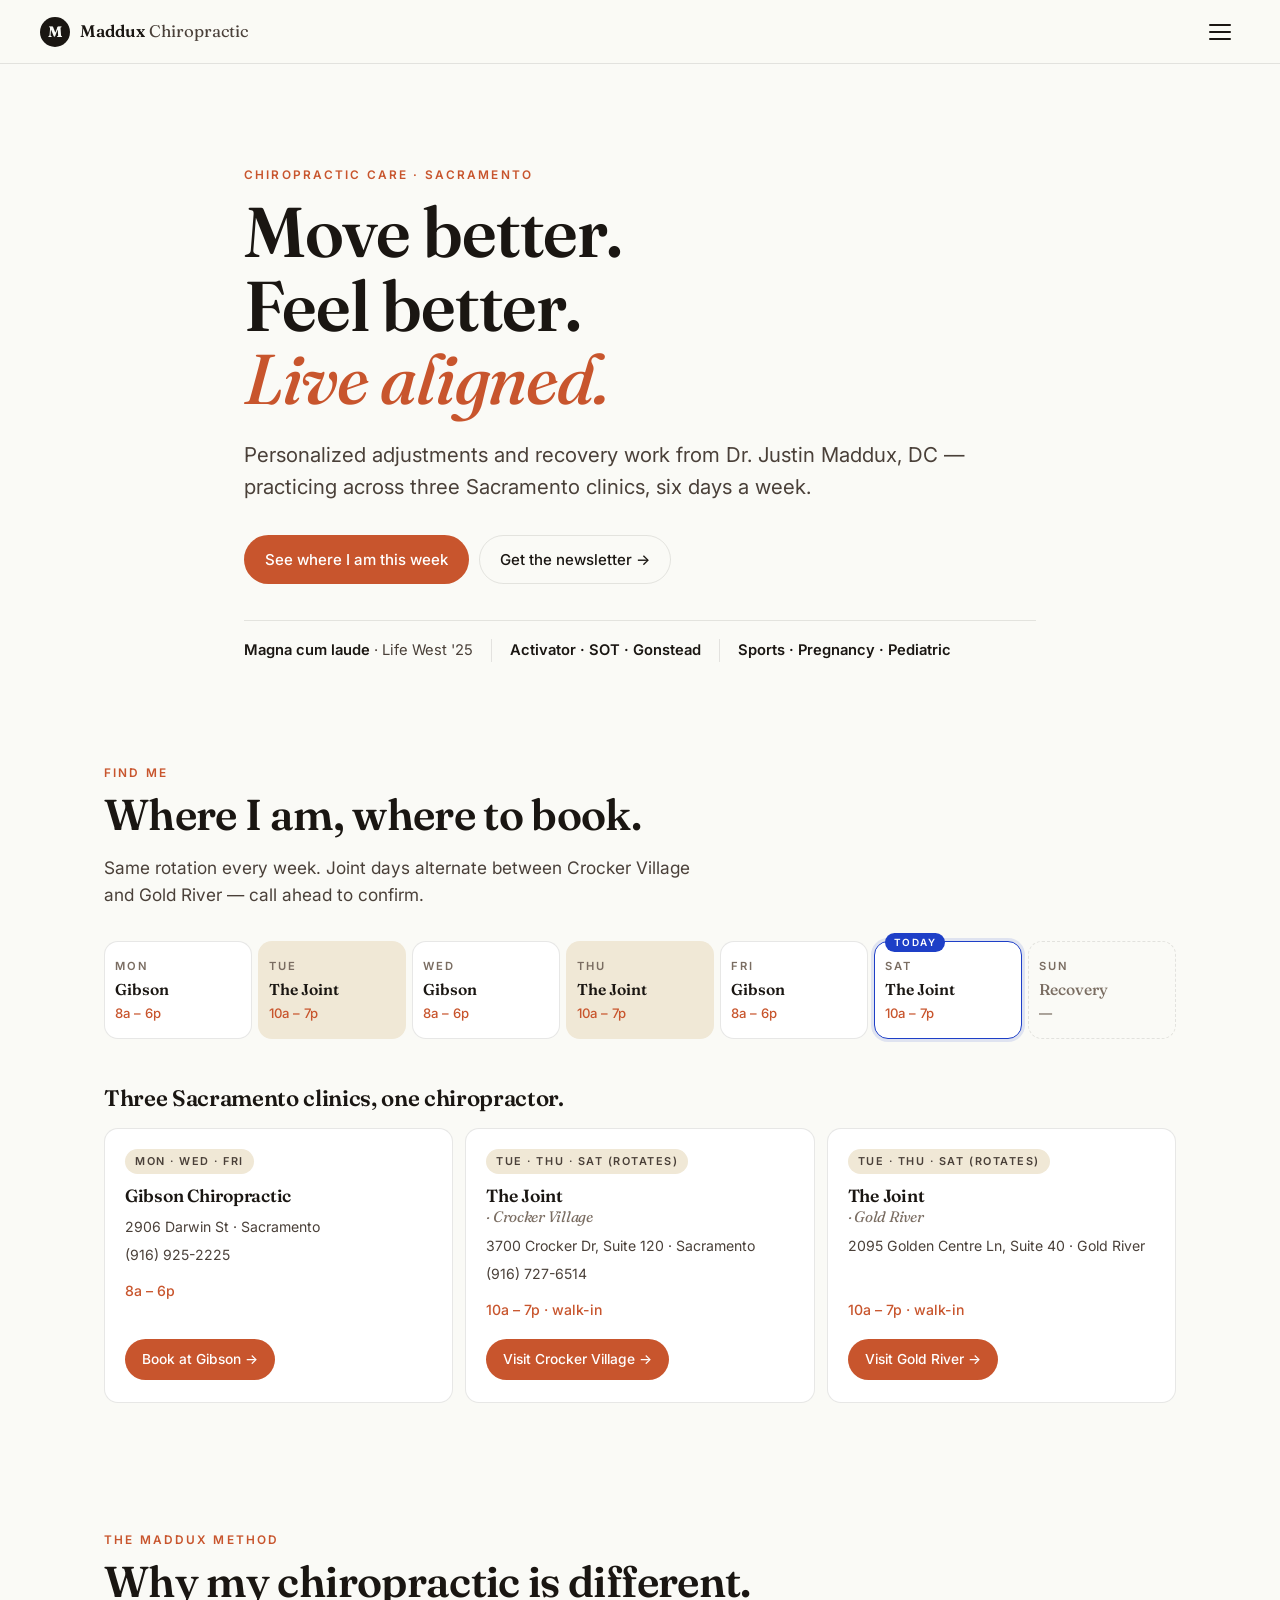
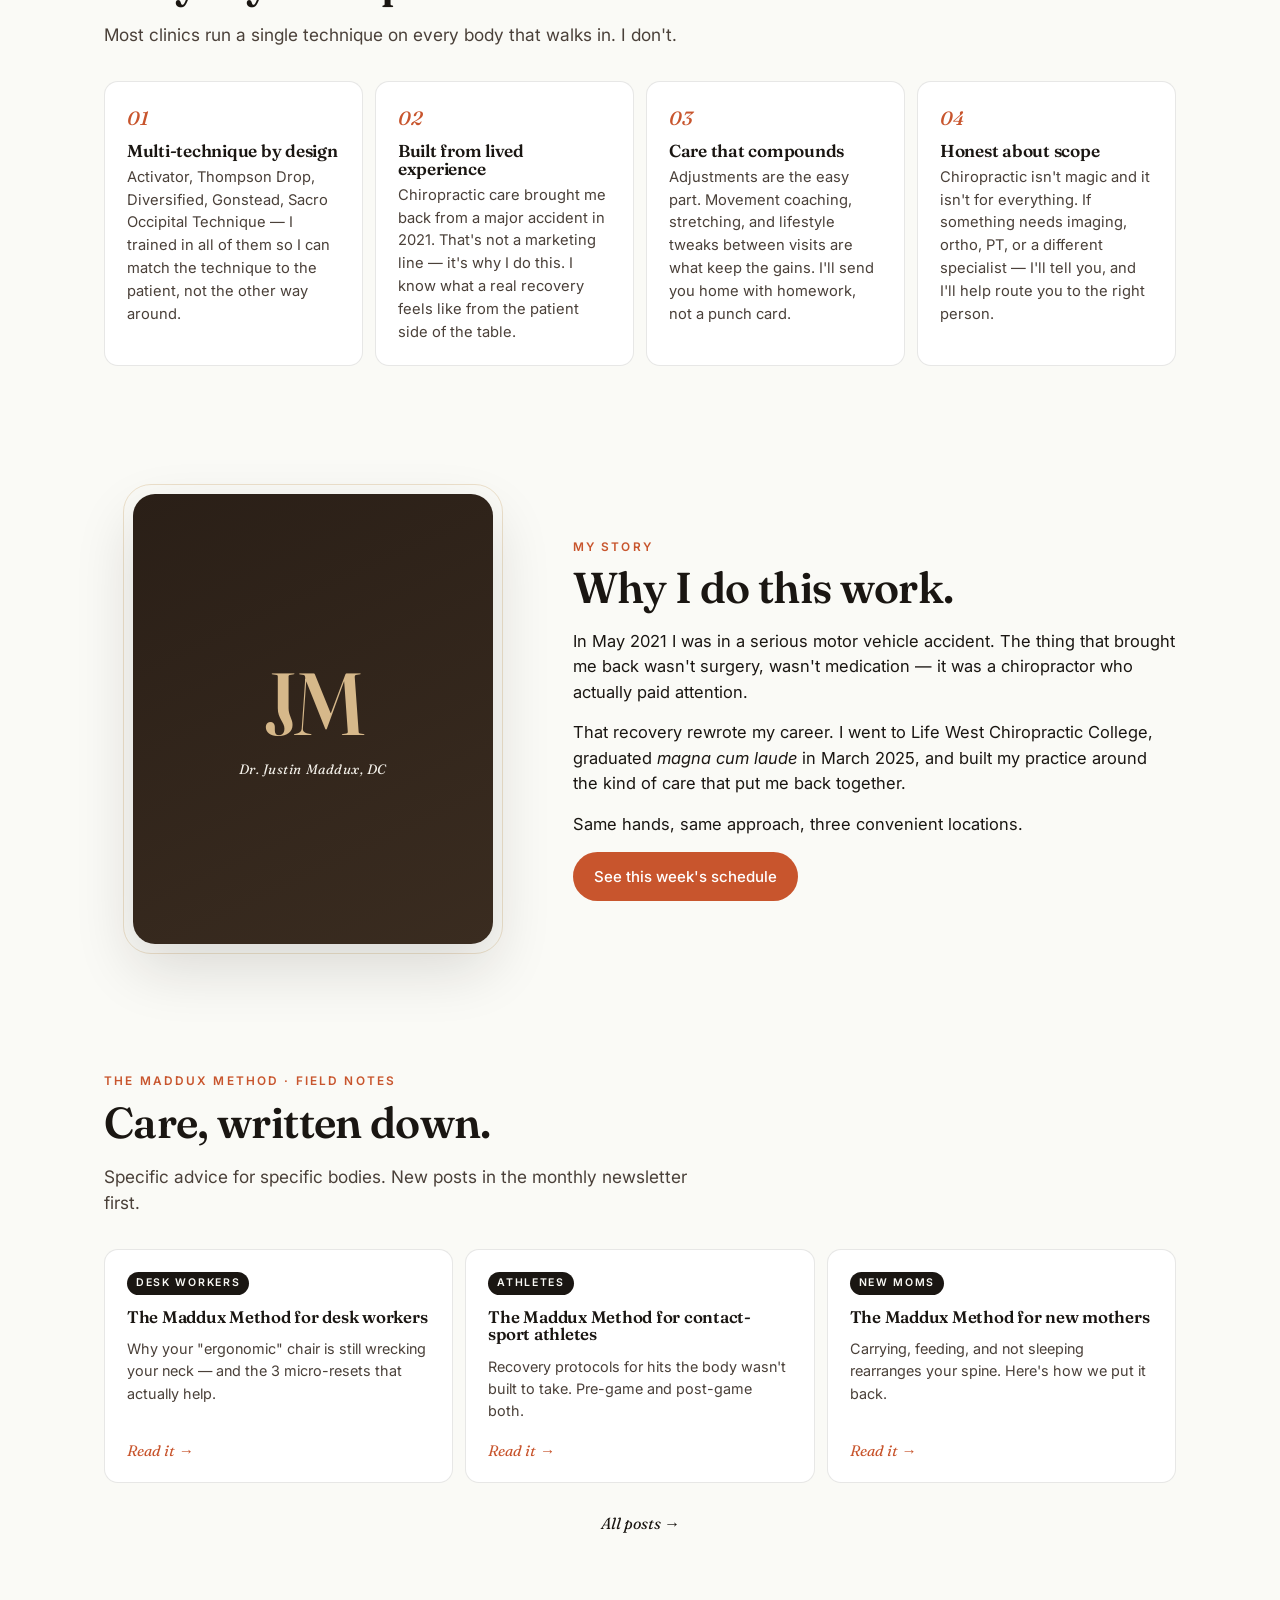
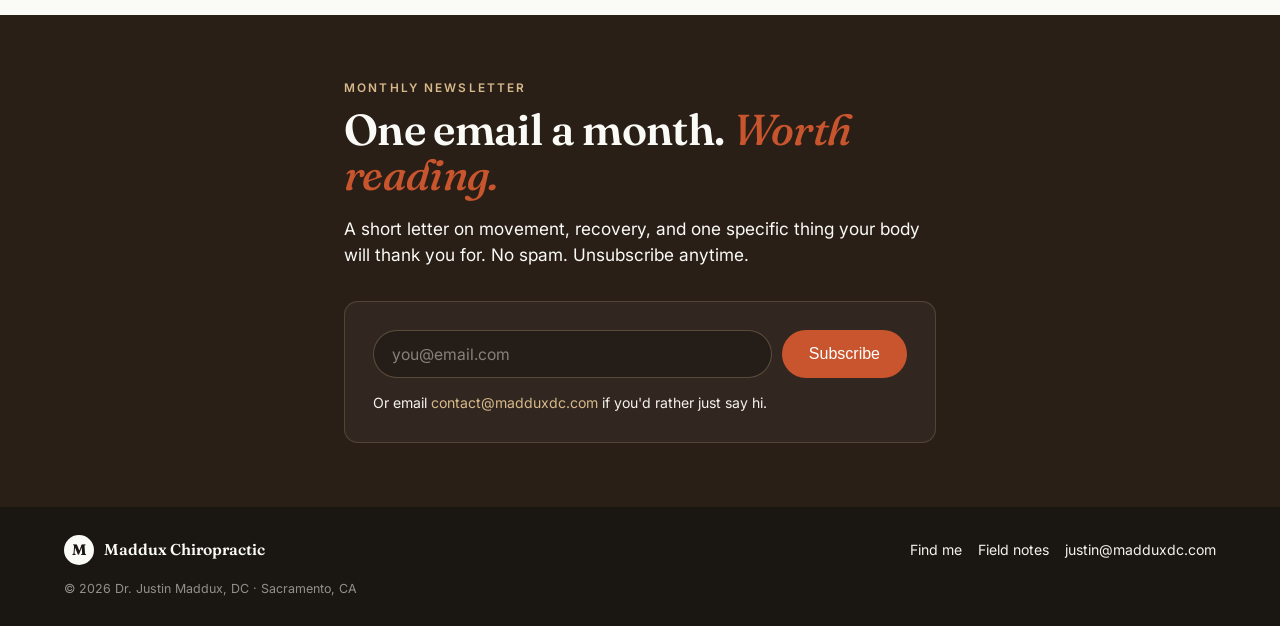
<file: index.html>
<!doctype html>
<html lang="en">
<head>
  <meta charset="utf-8" />
  <meta name="viewport" content="width=device-width,initial-scale=1" />
  <title>Dr. Justin Maddux, DC — Sacramento Chiropractor</title>
  <meta name="description" content="Personalized chiropractic care from Dr. Justin Maddux, DC — serving Sacramento at Gibson Chiropractic and The Joint." />
  <meta name="theme-color" content="#1a1612" />
  <link rel="icon" href="/favicon.svg" type="image/svg+xml" />
  <link rel="preconnect" href="https://fonts.googleapis.com" />
  <link rel="preconnect" href="https://fonts.gstatic.com" crossorigin />
  <link href="https://fonts.googleapis.com/css2?family=Fraunces:opsz,wght@9..144,400;9..144,500;9..144,600;9..144,700&family=Inter:wght@300;400;500;600&display=swap" rel="stylesheet" />
  <link rel="stylesheet" href="/styles.css" />

  <meta property="og:title" content="Dr. Justin Maddux, DC — Sacramento Chiropractor" />
  <meta property="og:description" content="Personalized chiropractic care across Sacramento. Read the Maddux Method." />
  <meta property="og:type" content="website" />
  <meta property="og:url" content="https://madduxdc.com" />

  <script type="application/ld+json">
  {
    "@context": "https://schema.org",
    "@type": "Physician",
    "name": "Dr. Justin Maddux, DC",
    "jobTitle": "Doctor of Chiropractic",
    "alumniOf": "Life West Chiropractic College",
    "url": "https://madduxdc.com",
    "email": "justin@madduxdc.com",
    "areaServed": "Sacramento, CA",
    "medicalSpecialty": "Chiropractic"
  }
  </script>
</head>
<body>

<header class="nav">
  <a class="brand" href="#top">
    <span class="brand-mark" aria-hidden="true">M</span>
    <span class="brand-word">Maddux <span class="brand-sub">Chiropractic</span></span>
  </a>
  <button class="nav-toggle" aria-label="Open menu" aria-expanded="false" aria-controls="navOverlay">
    <span></span><span></span><span></span>
  </button>
</header>

<div class="nav-overlay" id="navOverlay" aria-hidden="true">
  <div class="nav-overlay-inner">
    <p class="nav-overlay-eyebrow">Maddux Chiropractic</p>
    <nav aria-label="Primary">
      <a href="#find">Find me</a>
      <a href="#method">Method</a>
      <a href="#about">About</a>
      <a href="#blog">Field notes</a>
      <a href="#newsletter">Newsletter</a>
    </nav>
    <div class="nav-overlay-foot">
      <a href="mailto:justin@madduxdc.com">justin@madduxdc.com</a>
      <a href="mailto:contact@madduxdc.com">contact@madduxdc.com</a>
    </div>
  </div>
</div>

<main id="top">

  <!-- ================ HERO ================ -->
  <section class="hero">
    <p class="eyebrow">Chiropractic care · Sacramento</p>
    <h1>Move better.<br/>Feel better.<br/><em>Live aligned.</em></h1>
    <p class="lede">Personalized adjustments and recovery work from Dr. Justin Maddux, DC — practicing across three Sacramento clinics, six days a week.</p>
    <div class="cta-row">
      <a href="#find" class="btn btn-primary">See where I am this week</a>
      <a href="#newsletter" class="btn btn-ghost">Get the newsletter →</a>
    </div>
    <ul class="trust-row">
      <li><strong>Magna cum laude</strong> · Life West '25</li>
      <li><strong>Activator · SOT · Gonstead</strong></li>
      <li><strong>Sports · Pregnancy · Pediatric</strong></li>
    </ul>
  </section>

  <!-- ================ FIND ME (schedule + locations merged) ================ -->
  <section id="find" class="find">
    <header class="section-head">
      <p class="eyebrow">Find me</p>
      <h2>Where I am, where to book.</h2>
      <p class="lede">Same rotation every week. Joint days alternate between Crocker Village and Gold River — call ahead to confirm.</p>
    </header>

    <div class="week-strip" role="list">
      <a href="#loc-gibson" class="day day-on" role="listitem" data-day="mon">
        <span class="day-label">Mon</span>
        <span class="day-clinic">Gibson</span>
        <span class="day-hours">8a – 6p</span>
      </a>
      <a href="#joint-clinics" class="day day-on day-alt" role="listitem" data-day="tue">
        <span class="day-label">Tue</span>
        <span class="day-clinic">The Joint</span>
        <span class="day-hours">10a – 7p</span>
      </a>
      <a href="#loc-gibson" class="day day-on" role="listitem" data-day="wed">
        <span class="day-label">Wed</span>
        <span class="day-clinic">Gibson</span>
        <span class="day-hours">8a – 6p</span>
      </a>
      <a href="#joint-clinics" class="day day-on day-alt" role="listitem" data-day="thu">
        <span class="day-label">Thu</span>
        <span class="day-clinic">The Joint</span>
        <span class="day-hours">10a – 7p</span>
      </a>
      <a href="#loc-gibson" class="day day-on" role="listitem" data-day="fri">
        <span class="day-label">Fri</span>
        <span class="day-clinic">Gibson</span>
        <span class="day-hours">8a – 6p</span>
      </a>
      <a href="#joint-clinics" class="day day-on day-alt" role="listitem" data-day="sat">
        <span class="day-label">Sat</span>
        <span class="day-clinic">The Joint</span>
        <span class="day-hours">10a – 7p</span>
      </a>
      <div class="day day-off" role="listitem" data-day="sun">
        <span class="day-label">Sun</span>
        <span class="day-clinic">Recovery</span>
        <span class="day-hours">—</span>
      </div>
    </div>

    <h3 class="find-sub">Three Sacramento clinics, one chiropractor.</h3>
    <div class="loc-row" id="joint-clinics">
      <article id="loc-gibson" class="loc-mini">
        <span class="loc-tag">Mon · Wed · Fri</span>
        <h3>Gibson Chiropractic</h3>
        <p class="loc-meta">2906 Darwin St · Sacramento</p>
        <p class="loc-meta"><a href="tel:+19169252225">(916) 925-2225</a></p>
        <p class="loc-hours">8a – 6p</p>
        <a class="btn btn-primary btn-sm" href="https://www.gibsonchirocare.com/special" target="_blank" rel="noopener">Book at Gibson →</a>
      </article>
      <article class="loc-mini">
        <span class="loc-tag">Tue · Thu · Sat (rotates)</span>
        <h3>The Joint <em>· Crocker Village</em></h3>
        <p class="loc-meta">3700 Crocker Dr, Suite 120 · Sacramento</p>
        <p class="loc-meta"><a href="tel:+19167276514">(916) 727-6514</a></p>
        <p class="loc-hours">10a – 7p · walk-in</p>
        <a class="btn btn-primary btn-sm" href="https://www.thejoint.com/california/sacramento/crocker-village-31093" target="_blank" rel="noopener">Visit Crocker Village →</a>
      </article>
      <article class="loc-mini">
        <span class="loc-tag">Tue · Thu · Sat (rotates)</span>
        <h3>The Joint <em>· Gold River</em></h3>
        <p class="loc-meta">2095 Golden Centre Ln, Suite 40 · Gold River</p>
        <p class="loc-meta">&nbsp;</p>
        <p class="loc-hours">10a – 7p · walk-in</p>
        <a class="btn btn-primary btn-sm" href="https://www.thejoint.com/california/gold-river/gold-river-31076" target="_blank" rel="noopener">Visit Gold River →</a>
      </article>
    </div>
  </section>

  <!-- ================ METHODOLOGY ================ -->
  <section id="method" class="method">
    <header class="section-head">
      <p class="eyebrow">The Maddux Method</p>
      <h2>Why my chiropractic is different.</h2>
      <p class="lede">Most clinics run a single technique on every body that walks in. I don't.</p>
    </header>
    <div class="method-grid">
      <article class="method-card">
        <span class="method-num">01</span>
        <h3>Multi-technique by design</h3>
        <p>Activator, Thompson Drop, Diversified, Gonstead, Sacro Occipital Technique — I trained in all of them so I can match the technique to the patient, not the other way around.</p>
      </article>
      <article class="method-card">
        <span class="method-num">02</span>
        <h3>Built from lived experience</h3>
        <p>Chiropractic care brought me back from a major accident in 2021. That's not a marketing line — it's why I do this. I know what a real recovery feels like from the patient side of the table.</p>
      </article>
      <article class="method-card">
        <span class="method-num">03</span>
        <h3>Care that compounds</h3>
        <p>Adjustments are the easy part. Movement coaching, stretching, and lifestyle tweaks between visits are what keep the gains. I'll send you home with homework, not a punch card.</p>
      </article>
      <article class="method-card">
        <span class="method-num">04</span>
        <h3>Honest about scope</h3>
        <p>Chiropractic isn't magic and it isn't for everything. If something needs imaging, ortho, PT, or a different specialist — I'll tell you, and I'll help route you to the right person.</p>
      </article>
    </div>
  </section>

  <!-- ================ ABOUT ================ -->
  <section id="about" class="about">
    <div class="about-photo" aria-hidden="true">
      <div class="photo-frame">
        <span class="photo-monogram">JM</span>
        <span class="photo-caption">Dr. Justin Maddux, DC</span>
      </div>
    </div>
    <div class="about-copy">
      <p class="eyebrow">My story</p>
      <h2>Why I do this work.</h2>
      <p>In May 2021 I was in a serious motor vehicle accident. The thing that brought me back wasn't surgery, wasn't medication — it was a chiropractor who actually paid attention.</p>
      <p>That recovery rewrote my career. I went to Life West Chiropractic College, graduated <em>magna cum laude</em> in March 2025, and built my practice around the kind of care that put me back together.</p>
      <p>Same hands, same approach, three convenient locations.</p>
      <a href="#find" class="btn btn-primary">See this week's schedule</a>
    </div>
  </section>

  <!-- ================ BLOG ================ -->
  <section id="blog" class="blog">
    <header class="section-head">
      <p class="eyebrow">The Maddux Method · Field notes</p>
      <h2>Care, written down.</h2>
      <p class="lede">Specific advice for specific bodies. New posts in the monthly newsletter first.</p>
    </header>
    <div class="blog-grid">
      <a href="/blog/maddux-method-desk-workers/" class="blog-tile">
        <span class="blog-tag">Desk workers</span>
        <h3>The Maddux Method for desk workers</h3>
        <p>Why your "ergonomic" chair is still wrecking your neck — and the 3 micro-resets that actually help.</p>
        <span class="blog-link">Read it →</span>
      </a>
      <a href="/blog/maddux-method-contact-sports/" class="blog-tile">
        <span class="blog-tag">Athletes</span>
        <h3>The Maddux Method for contact-sport athletes</h3>
        <p>Recovery protocols for hits the body wasn't built to take. Pre-game and post-game both.</p>
        <span class="blog-link">Read it →</span>
      </a>
      <a href="/blog/maddux-method-new-mothers/" class="blog-tile">
        <span class="blog-tag">New moms</span>
        <h3>The Maddux Method for new mothers</h3>
        <p>Carrying, feeding, and not sleeping rearranges your spine. Here's how we put it back.</p>
        <span class="blog-link">Read it →</span>
      </a>
    </div>
    <p class="blog-more"><a href="/blog/">All posts →</a></p>
  </section>

  <!-- ================ NEWSLETTER ================ -->
  <section id="newsletter" class="newsletter">
    <div class="newsletter-inner">
      <header class="section-head section-head-light">
        <p class="eyebrow eyebrow-light">Monthly newsletter</p>
        <h2>One email a month. <em>Worth reading.</em></h2>
        <p class="lede lede-light">A short letter on movement, recovery, and one specific thing your body will thank you for. No spam. Unsubscribe anytime.</p>
      </header>

      <form class="news-form" name="newsletter" method="POST" data-netlify="true" netlify-honeypot="bot-field" action="/thanks.html">
        <input type="hidden" name="form-name" value="newsletter" />
        <p class="hp-field"><label>Don't fill this out: <input name="bot-field" /></label></p>
        <div class="news-row">
          <input id="email" name="email" type="email" required autocomplete="email" placeholder="you@email.com" aria-label="Email address" />
          <button class="btn btn-primary btn-lg" type="submit">Subscribe</button>
        </div>
        <p class="form-note">Or email <a href="mailto:contact@madduxdc.com">contact@madduxdc.com</a> if you'd rather just say hi.</p>
      </form>
    </div>
  </section>

</main>

<footer class="footer">
  <div class="footer-inner">
    <div class="footer-brand">
      <span class="brand-mark" aria-hidden="true">M</span>
      <span>Maddux Chiropractic</span>
    </div>
    <div class="footer-links">
      <a href="#find">Find me</a>
      <a href="/blog/">Field notes</a>
      <a href="mailto:justin@madduxdc.com">justin@madduxdc.com</a>
    </div>
    <p class="footer-fine">© <span id="yr"></span> Dr. Justin Maddux, DC · Sacramento, CA</p>
  </div>
</footer>

<script>
  // Year
  document.getElementById('yr').textContent = new Date().getFullYear();

  // Highlight today
  (function () {
    var keys = ['sun','mon','tue','wed','thu','fri','sat'];
    var today = keys[new Date().getDay()];
    document.querySelectorAll('.day').forEach(function (el) {
      if (el.dataset.day === today) el.classList.add('day-today');
    });
  })();

  // Hamburger nav
  (function () {
    var toggle = document.querySelector('.nav-toggle');
    var overlay = document.getElementById('navOverlay');
    function setOpen(o) {
      overlay.classList.toggle('open', o);
      toggle.classList.toggle('open', o);
      toggle.setAttribute('aria-expanded', o);
      overlay.setAttribute('aria-hidden', !o);
      document.body.style.overflow = o ? 'hidden' : '';
    }
    toggle.addEventListener('click', function () { setOpen(!overlay.classList.contains('open')); });
    overlay.querySelectorAll('a').forEach(function (a) { a.addEventListener('click', function () { setOpen(false); }); });
    document.addEventListener('keydown', function (e) { if (e.key === 'Escape') setOpen(false); });
  })();
</script>

</body>
</html>
</file>
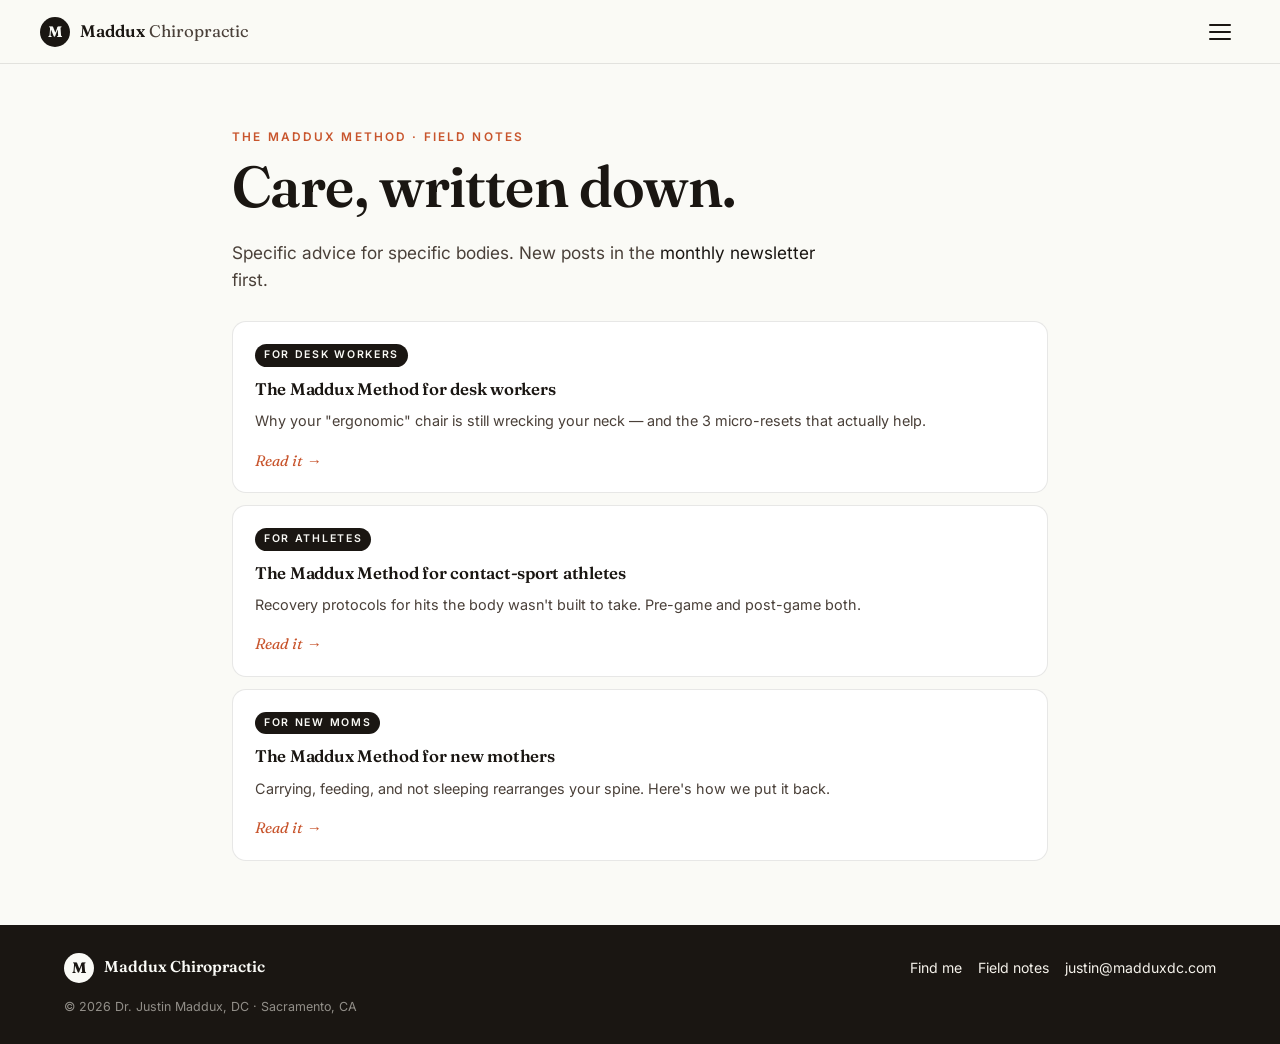
<file: blog/index.html>
<!doctype html>
<html lang="en">
<head>
  <meta charset="utf-8" />
  <meta name="viewport" content="width=device-width,initial-scale=1" />
  <title>The Maddux Method — Field notes</title>
  <meta name="description" content="Specific chiropractic and recovery advice for specific bodies. From Dr. Justin Maddux, DC, in Sacramento." />
  <link rel="icon" href="/favicon.svg" type="image/svg+xml" />
  <link href="https://fonts.googleapis.com/css2?family=Fraunces:opsz,wght@9..144,500;9..144,600;9..144,700&family=Inter:wght@400;500&display=swap" rel="stylesheet" />
  <link rel="stylesheet" href="/styles.css" />
</head>
<body>

<header class="nav">
  <a class="brand" href="/"><span class="brand-mark" aria-hidden="true">M</span><span>Maddux <span class="brand-sub">Chiropractic</span></span></a>
  <button class="nav-toggle" aria-label="Open menu" aria-expanded="false" aria-controls="navOverlay">
    <span></span><span></span><span></span>
  </button>
</header>

<div class="nav-overlay" id="navOverlay" aria-hidden="true">
  <div class="nav-overlay-inner">
    <p class="nav-overlay-eyebrow">Maddux Chiropractic</p>
    <nav aria-label="Primary">
      <a href="/#find">Find me</a>
      <a href="/#method">Method</a>
      <a href="/#about">About</a>
      <a href="/blog/">Field notes</a>
      <a href="/#newsletter">Newsletter</a>
    </nav>
    <div class="nav-overlay-foot">
      <a href="mailto:justin@madduxdc.com">justin@madduxdc.com</a>
      <a href="mailto:contact@madduxdc.com">contact@madduxdc.com</a>
    </div>
  </div>
</div>

<main class="blog-index">
  <p class="eyebrow">The Maddux Method · Field notes</p>
  <h1 style="font-size:clamp(2.2rem,5vw,3.6rem);">Care, written down.</h1>
  <p class="lede">Specific advice for specific bodies. New posts in the <a href="/#newsletter">monthly newsletter</a> first.</p>

  <div class="blog-index-list">
    <a href="/blog/maddux-method-desk-workers/" class="blog-tile">
      <span class="blog-tag">For desk workers</span>
      <h3>The Maddux Method for desk workers</h3>
      <p>Why your "ergonomic" chair is still wrecking your neck — and the 3 micro-resets that actually help.</p>
      <span class="blog-link">Read it →</span>
    </a>
    <a href="/blog/maddux-method-contact-sports/" class="blog-tile">
      <span class="blog-tag">For athletes</span>
      <h3>The Maddux Method for contact-sport athletes</h3>
      <p>Recovery protocols for hits the body wasn't built to take. Pre-game and post-game both.</p>
      <span class="blog-link">Read it →</span>
    </a>
    <a href="/blog/maddux-method-new-mothers/" class="blog-tile">
      <span class="blog-tag">For new moms</span>
      <h3>The Maddux Method for new mothers</h3>
      <p>Carrying, feeding, and not sleeping rearranges your spine. Here's how we put it back.</p>
      <span class="blog-link">Read it →</span>
    </a>
  </div>
</main>

<footer class="footer">
  <div class="footer-inner">
    <div class="footer-brand"><span class="brand-mark" aria-hidden="true">M</span><span>Maddux Chiropractic</span></div>
    <div class="footer-links">
      <a href="/#find">Find me</a><a href="/blog/">Field notes</a>
      <a href="mailto:justin@madduxdc.com">justin@madduxdc.com</a>
    </div>
    <p class="footer-fine">© <span id="yr"></span> Dr. Justin Maddux, DC · Sacramento, CA</p>
  </div>
</footer>
<script>
document.getElementById('yr').textContent = new Date().getFullYear();
(function () {
  var toggle = document.querySelector('.nav-toggle');
  var overlay = document.getElementById('navOverlay');
  function setOpen(o) {
    overlay.classList.toggle('open', o);
    toggle.classList.toggle('open', o);
    toggle.setAttribute('aria-expanded', o);
    overlay.setAttribute('aria-hidden', !o);
    document.body.style.overflow = o ? 'hidden' : '';
  }
  toggle.addEventListener('click', function () { setOpen(!overlay.classList.contains('open')); });
  overlay.querySelectorAll('a').forEach(function (a) { a.addEventListener('click', function () { setOpen(false); }); });
  document.addEventListener('keydown', function (e) { if (e.key === 'Escape') setOpen(false); });
})();
</script>

</body>
</html>
</file>
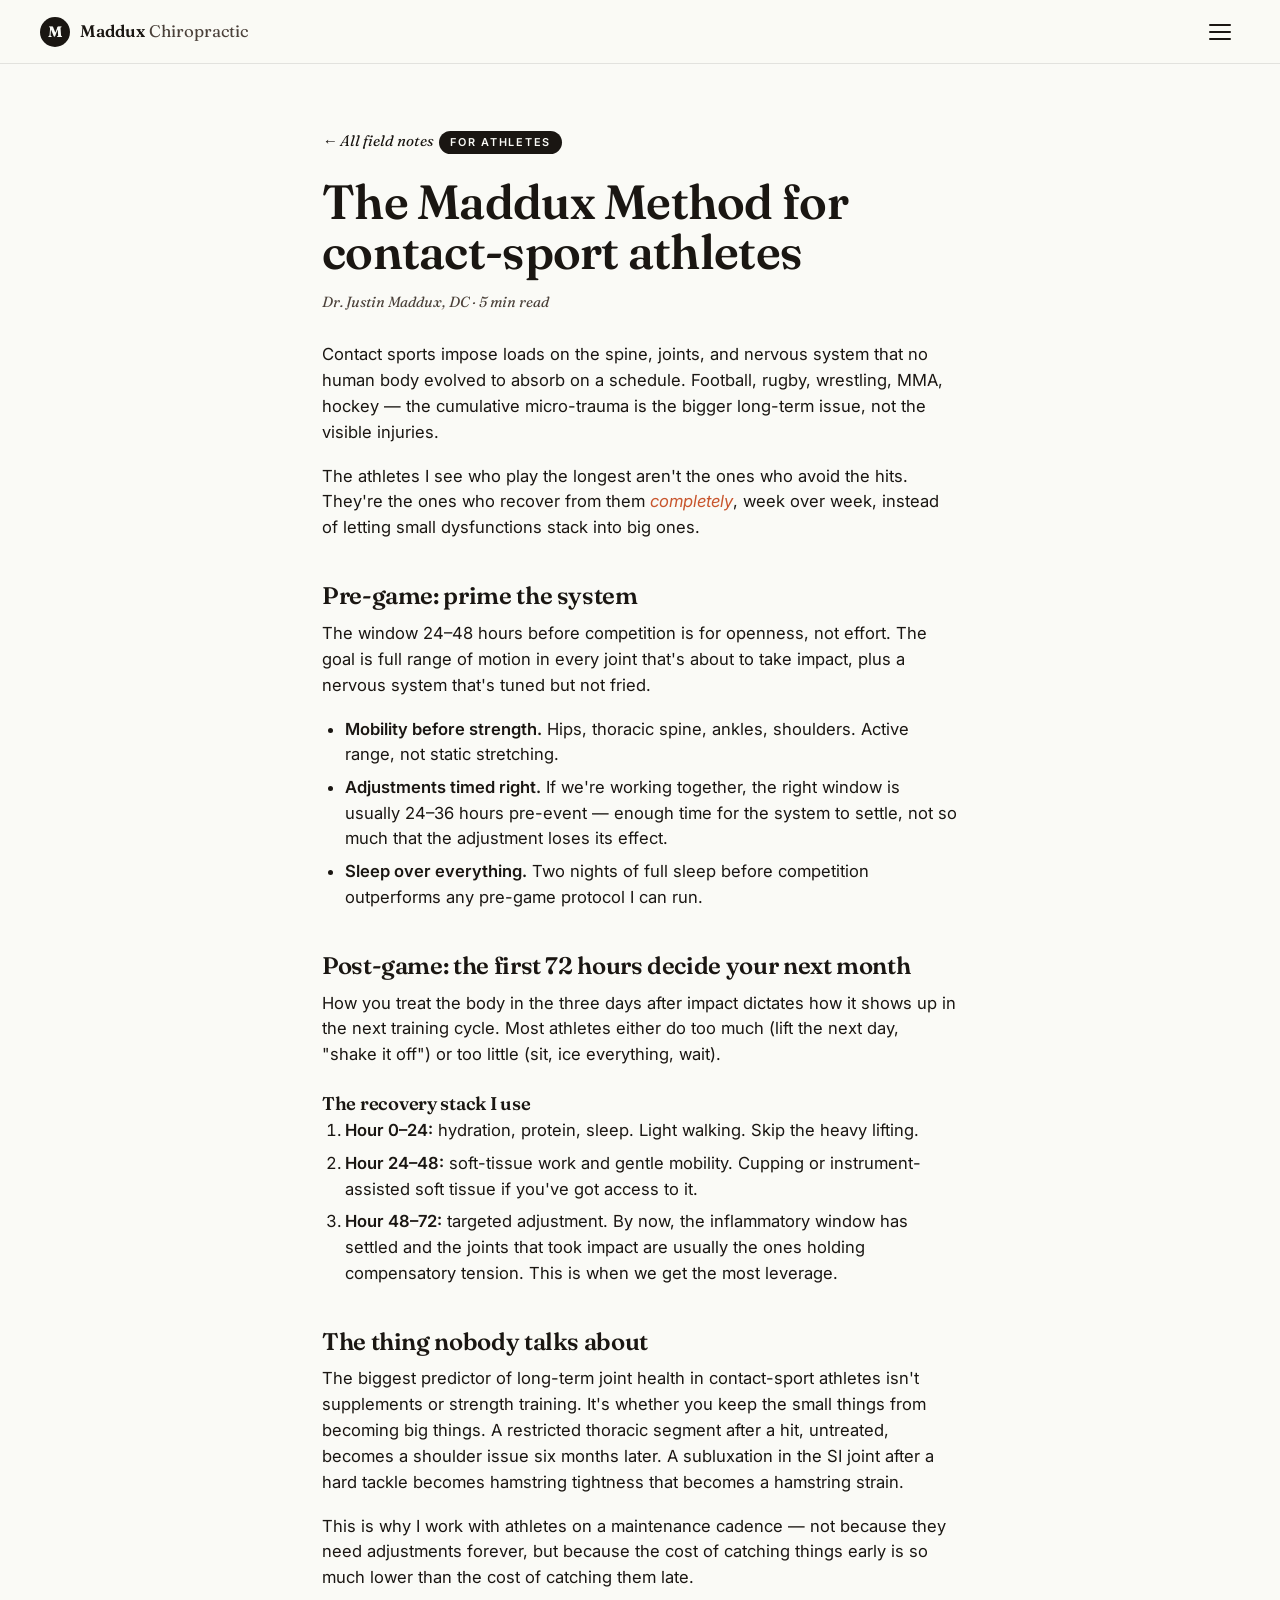
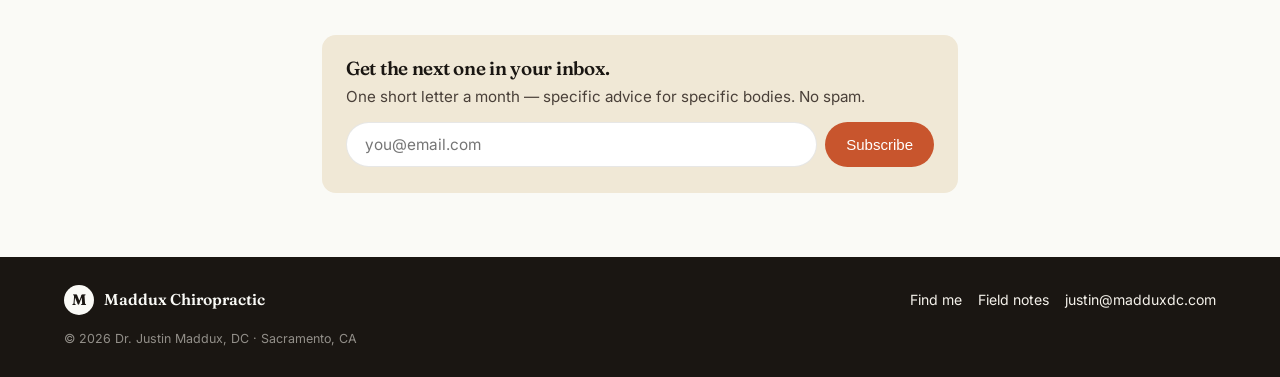
<file: blog/maddux-method-contact-sports/index.html>
<!doctype html>
<html lang="en">
<head>
  <meta charset="utf-8" />
  <meta name="viewport" content="width=device-width,initial-scale=1" />
  <title>The Maddux Method for contact-sport athletes — Maddux Chiropractic</title>
  <meta name="description" content="Pre-game and post-game recovery protocols for hits the body wasn't built to take. Sacramento chiropractic for athletes." />
  <link rel="icon" href="/favicon.svg" type="image/svg+xml" />
  <link rel="canonical" href="https://madduxdc.com/blog/maddux-method-contact-sports/" />
  <link href="https://fonts.googleapis.com/css2?family=Fraunces:opsz,wght@9..144,500;9..144,600;9..144,700&family=Inter:wght@400;500&display=swap" rel="stylesheet" />
  <link rel="stylesheet" href="/styles.css" />
  <meta property="og:title" content="The Maddux Method for contact-sport athletes" />
  <meta property="og:description" content="Recovery protocols for hits the body wasn't built to take." />
  <meta property="og:type" content="article" />
  <meta property="og:url" content="https://madduxdc.com/blog/maddux-method-contact-sports/" />
</head>
<body>

<header class="nav">
  <a class="brand" href="/"><span class="brand-mark" aria-hidden="true">M</span><span>Maddux <span class="brand-sub">Chiropractic</span></span></a>
  <button class="nav-toggle" aria-label="Open menu" aria-expanded="false" aria-controls="navOverlay">
    <span></span><span></span><span></span>
  </button>
</header>

<div class="nav-overlay" id="navOverlay" aria-hidden="true">
  <div class="nav-overlay-inner">
    <p class="nav-overlay-eyebrow">Maddux Chiropractic</p>
    <nav aria-label="Primary">
      <a href="/#find">Find me</a>
      <a href="/#method">Method</a>
      <a href="/#about">About</a>
      <a href="/blog/">Field notes</a>
      <a href="/#newsletter">Newsletter</a>
    </nav>
    <div class="nav-overlay-foot">
      <a href="mailto:justin@madduxdc.com">justin@madduxdc.com</a>
      <a href="mailto:contact@madduxdc.com">contact@madduxdc.com</a>
    </div>
  </div>
</div>

<main class="post-wrap">
  <a href="/blog/" class="post-back">← All field notes</a>
  <span class="post-tag">For athletes</span>
  <h1 class="post-title">The Maddux Method for contact-sport athletes</h1>
  <p class="post-meta">Dr. Justin Maddux, DC · 5 min read</p>

  <div class="post-body">
    <p>Contact sports impose loads on the spine, joints, and nervous system that no human body evolved to absorb on a schedule. Football, rugby, wrestling, MMA, hockey — the cumulative micro-trauma is the bigger long-term issue, not the visible injuries.</p>
    <p>The athletes I see who play the longest aren't the ones who avoid the hits. They're the ones who recover from them <em>completely</em>, week over week, instead of letting small dysfunctions stack into big ones.</p>

    <h2>Pre-game: prime the system</h2>
    <p>The window 24–48 hours before competition is for openness, not effort. The goal is full range of motion in every joint that's about to take impact, plus a nervous system that's tuned but not fried.</p>
    <ul>
      <li><strong>Mobility before strength.</strong> Hips, thoracic spine, ankles, shoulders. Active range, not static stretching.</li>
      <li><strong>Adjustments timed right.</strong> If we're working together, the right window is usually 24–36 hours pre-event — enough time for the system to settle, not so much that the adjustment loses its effect.</li>
      <li><strong>Sleep over everything.</strong> Two nights of full sleep before competition outperforms any pre-game protocol I can run.</li>
    </ul>

    <h2>Post-game: the first 72 hours decide your next month</h2>
    <p>How you treat the body in the three days after impact dictates how it shows up in the next training cycle. Most athletes either do too much (lift the next day, "shake it off") or too little (sit, ice everything, wait).</p>
    <h3>The recovery stack I use</h3>
    <ol>
      <li><strong>Hour 0–24:</strong> hydration, protein, sleep. Light walking. Skip the heavy lifting.</li>
      <li><strong>Hour 24–48:</strong> soft-tissue work and gentle mobility. Cupping or instrument-assisted soft tissue if you've got access to it.</li>
      <li><strong>Hour 48–72:</strong> targeted adjustment. By now, the inflammatory window has settled and the joints that took impact are usually the ones holding compensatory tension. This is when we get the most leverage.</li>
    </ol>

    <h2>The thing nobody talks about</h2>
    <p>The biggest predictor of long-term joint health in contact-sport athletes isn't supplements or strength training. It's whether you keep the small things from becoming big things. A restricted thoracic segment after a hit, untreated, becomes a shoulder issue six months later. A subluxation in the SI joint after a hard tackle becomes hamstring tightness that becomes a hamstring strain.</p>
    <p>This is why I work with athletes on a maintenance cadence — not because they need adjustments forever, but because the cost of catching things early is so much lower than the cost of catching them late.</p>
  </div>

  <div class="post-cta">
    <h3>Get the next one in your inbox.</h3>
    <p>One short letter a month — specific advice for specific bodies. No spam.</p>
    <form class="post-cta-form" name="newsletter" method="POST" data-netlify="true" netlify-honeypot="bot-field" action="/thanks.html">
      <input type="hidden" name="form-name" value="newsletter" />
      <p class="hp-field"><label>Don't fill this out: <input name="bot-field" /></label></p>
      <input type="email" name="email" required placeholder="you@email.com" aria-label="Email address" />
      <button class="btn btn-primary" type="submit">Subscribe</button>
    </form>
  </div>
</main>

<footer class="footer">
  <div class="footer-inner">
    <div class="footer-brand"><span class="brand-mark" aria-hidden="true">M</span><span>Maddux Chiropractic</span></div>
    <div class="footer-links">
      <a href="/#find">Find me</a><a href="/blog/">Field notes</a>
      <a href="mailto:justin@madduxdc.com">justin@madduxdc.com</a>
    </div>
    <p class="footer-fine">© <span id="yr"></span> Dr. Justin Maddux, DC · Sacramento, CA</p>
  </div>
</footer>
<script>
document.getElementById('yr').textContent = new Date().getFullYear();
(function () {
  var toggle = document.querySelector('.nav-toggle');
  var overlay = document.getElementById('navOverlay');
  function setOpen(o) {
    overlay.classList.toggle('open', o);
    toggle.classList.toggle('open', o);
    toggle.setAttribute('aria-expanded', o);
    overlay.setAttribute('aria-hidden', !o);
    document.body.style.overflow = o ? 'hidden' : '';
  }
  toggle.addEventListener('click', function () { setOpen(!overlay.classList.contains('open')); });
  overlay.querySelectorAll('a').forEach(function (a) { a.addEventListener('click', function () { setOpen(false); }); });
  document.addEventListener('keydown', function (e) { if (e.key === 'Escape') setOpen(false); });
})();
</script>

</body>
</html>
</file>
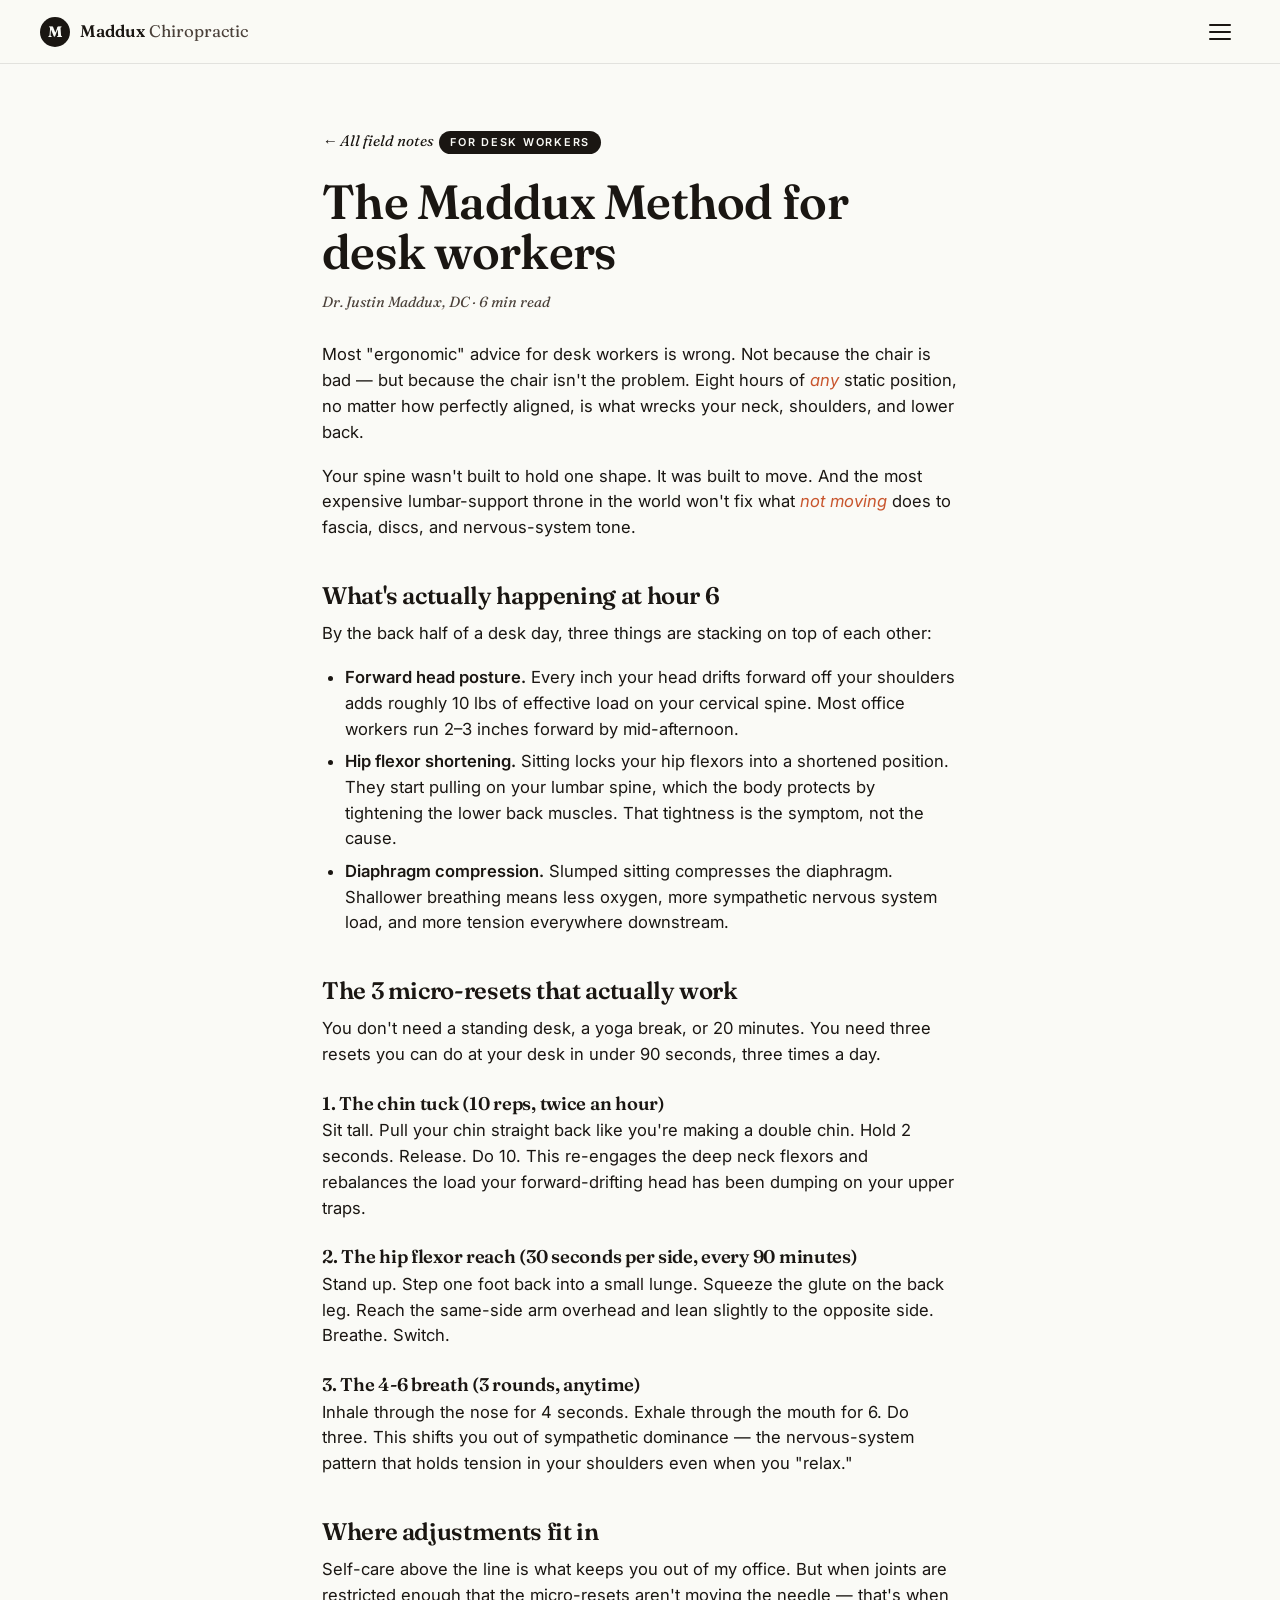
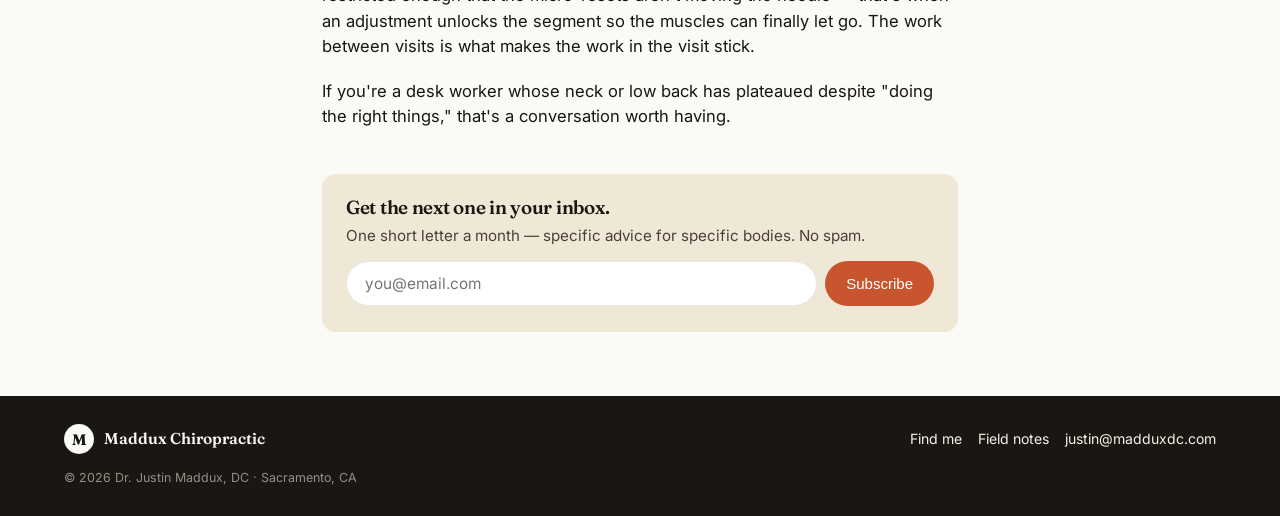
<file: blog/maddux-method-desk-workers/index.html>
<!doctype html>
<html lang="en">
<head>
  <meta charset="utf-8" />
  <meta name="viewport" content="width=device-width,initial-scale=1" />
  <title>The Maddux Method for desk workers — Maddux Chiropractic</title>
  <meta name="description" content="Why your ergonomic chair isn't enough — and 3 micro-resets that actually undo desk-job neck and back tension." />
  <link rel="icon" href="/favicon.svg" type="image/svg+xml" />
  <link rel="canonical" href="https://madduxdc.com/blog/maddux-method-desk-workers/" />
  <link href="https://fonts.googleapis.com/css2?family=Fraunces:opsz,wght@9..144,500;9..144,600;9..144,700&family=Inter:wght@400;500&display=swap" rel="stylesheet" />
  <link rel="stylesheet" href="/styles.css" />

  <meta property="og:title" content="The Maddux Method for desk workers" />
  <meta property="og:description" content="3 micro-resets that undo what 8 hours at a screen does to your spine." />
  <meta property="og:type" content="article" />
  <meta property="og:url" content="https://madduxdc.com/blog/maddux-method-desk-workers/" />

  <script type="application/ld+json">
  {
    "@context": "https://schema.org",
    "@type": "Article",
    "headline": "The Maddux Method for desk workers",
    "author": { "@type": "Person", "name": "Dr. Justin Maddux, DC" },
    "publisher": { "@type": "Organization", "name": "Maddux Chiropractic" },
    "url": "https://madduxdc.com/blog/maddux-method-desk-workers/"
  }
  </script>
</head>
<body>

<header class="nav">
  <a class="brand" href="/"><span class="brand-mark" aria-hidden="true">M</span><span>Maddux <span class="brand-sub">Chiropractic</span></span></a>
  <button class="nav-toggle" aria-label="Open menu" aria-expanded="false" aria-controls="navOverlay">
    <span></span><span></span><span></span>
  </button>
</header>

<div class="nav-overlay" id="navOverlay" aria-hidden="true">
  <div class="nav-overlay-inner">
    <p class="nav-overlay-eyebrow">Maddux Chiropractic</p>
    <nav aria-label="Primary">
      <a href="/#find">Find me</a>
      <a href="/#method">Method</a>
      <a href="/#about">About</a>
      <a href="/blog/">Field notes</a>
      <a href="/#newsletter">Newsletter</a>
    </nav>
    <div class="nav-overlay-foot">
      <a href="mailto:justin@madduxdc.com">justin@madduxdc.com</a>
      <a href="mailto:contact@madduxdc.com">contact@madduxdc.com</a>
    </div>
  </div>
</div>

<main class="post-wrap">
  <a href="/blog/" class="post-back">← All field notes</a>
  <span class="post-tag">For desk workers</span>
  <h1 class="post-title">The Maddux Method for desk workers</h1>
  <p class="post-meta">Dr. Justin Maddux, DC · 6 min read</p>

  <div class="post-body">
    <p>Most "ergonomic" advice for desk workers is wrong. Not because the chair is bad — but because the chair isn't the problem. Eight hours of <em>any</em> static position, no matter how perfectly aligned, is what wrecks your neck, shoulders, and lower back.</p>
    <p>Your spine wasn't built to hold one shape. It was built to move. And the most expensive lumbar-support throne in the world won't fix what <em>not moving</em> does to fascia, discs, and nervous-system tone.</p>

    <h2>What's actually happening at hour 6</h2>
    <p>By the back half of a desk day, three things are stacking on top of each other:</p>
    <ul>
      <li><strong>Forward head posture.</strong> Every inch your head drifts forward off your shoulders adds roughly 10 lbs of effective load on your cervical spine. Most office workers run 2–3 inches forward by mid-afternoon.</li>
      <li><strong>Hip flexor shortening.</strong> Sitting locks your hip flexors into a shortened position. They start pulling on your lumbar spine, which the body protects by tightening the lower back muscles. That tightness is the symptom, not the cause.</li>
      <li><strong>Diaphragm compression.</strong> Slumped sitting compresses the diaphragm. Shallower breathing means less oxygen, more sympathetic nervous system load, and more tension everywhere downstream.</li>
    </ul>

    <h2>The 3 micro-resets that actually work</h2>
    <p>You don't need a standing desk, a yoga break, or 20 minutes. You need three resets you can do at your desk in under 90 seconds, three times a day.</p>

    <h3>1. The chin tuck (10 reps, twice an hour)</h3>
    <p>Sit tall. Pull your chin straight back like you're making a double chin. Hold 2 seconds. Release. Do 10. This re-engages the deep neck flexors and rebalances the load your forward-drifting head has been dumping on your upper traps.</p>

    <h3>2. The hip flexor reach (30 seconds per side, every 90 minutes)</h3>
    <p>Stand up. Step one foot back into a small lunge. Squeeze the glute on the back leg. Reach the same-side arm overhead and lean slightly to the opposite side. Breathe. Switch.</p>

    <h3>3. The 4-6 breath (3 rounds, anytime)</h3>
    <p>Inhale through the nose for 4 seconds. Exhale through the mouth for 6. Do three. This shifts you out of sympathetic dominance — the nervous-system pattern that holds tension in your shoulders even when you "relax."</p>

    <h2>Where adjustments fit in</h2>
    <p>Self-care above the line is what keeps you out of my office. But when joints are restricted enough that the micro-resets aren't moving the needle — that's when an adjustment unlocks the segment so the muscles can finally let go. The work between visits is what makes the work in the visit stick.</p>
    <p>If you're a desk worker whose neck or low back has plateaued despite "doing the right things," that's a conversation worth having.</p>
  </div>

  <div class="post-cta">
    <h3>Get the next one in your inbox.</h3>
    <p>One short letter a month — specific advice for specific bodies. No spam.</p>
    <form class="post-cta-form" name="newsletter" method="POST" data-netlify="true" netlify-honeypot="bot-field" action="/thanks.html">
      <input type="hidden" name="form-name" value="newsletter" />
      <p class="hp-field"><label>Don't fill this out: <input name="bot-field" /></label></p>
      <input type="email" name="email" required placeholder="you@email.com" aria-label="Email address" />
      <button class="btn btn-primary" type="submit">Subscribe</button>
    </form>
  </div>
</main>

<footer class="footer">
  <div class="footer-inner">
    <div class="footer-brand"><span class="brand-mark" aria-hidden="true">M</span><span>Maddux Chiropractic</span></div>
    <div class="footer-links">
      <a href="/#find">Find me</a><a href="/blog/">Field notes</a>
      <a href="mailto:justin@madduxdc.com">justin@madduxdc.com</a>
    </div>
    <p class="footer-fine">© <span id="yr"></span> Dr. Justin Maddux, DC · Sacramento, CA</p>
  </div>
</footer>
<script>
document.getElementById('yr').textContent = new Date().getFullYear();
(function () {
  var toggle = document.querySelector('.nav-toggle');
  var overlay = document.getElementById('navOverlay');
  function setOpen(o) {
    overlay.classList.toggle('open', o);
    toggle.classList.toggle('open', o);
    toggle.setAttribute('aria-expanded', o);
    overlay.setAttribute('aria-hidden', !o);
    document.body.style.overflow = o ? 'hidden' : '';
  }
  toggle.addEventListener('click', function () { setOpen(!overlay.classList.contains('open')); });
  overlay.querySelectorAll('a').forEach(function (a) { a.addEventListener('click', function () { setOpen(false); }); });
  document.addEventListener('keydown', function (e) { if (e.key === 'Escape') setOpen(false); });
})();
</script>

</body>
</html>
</file>
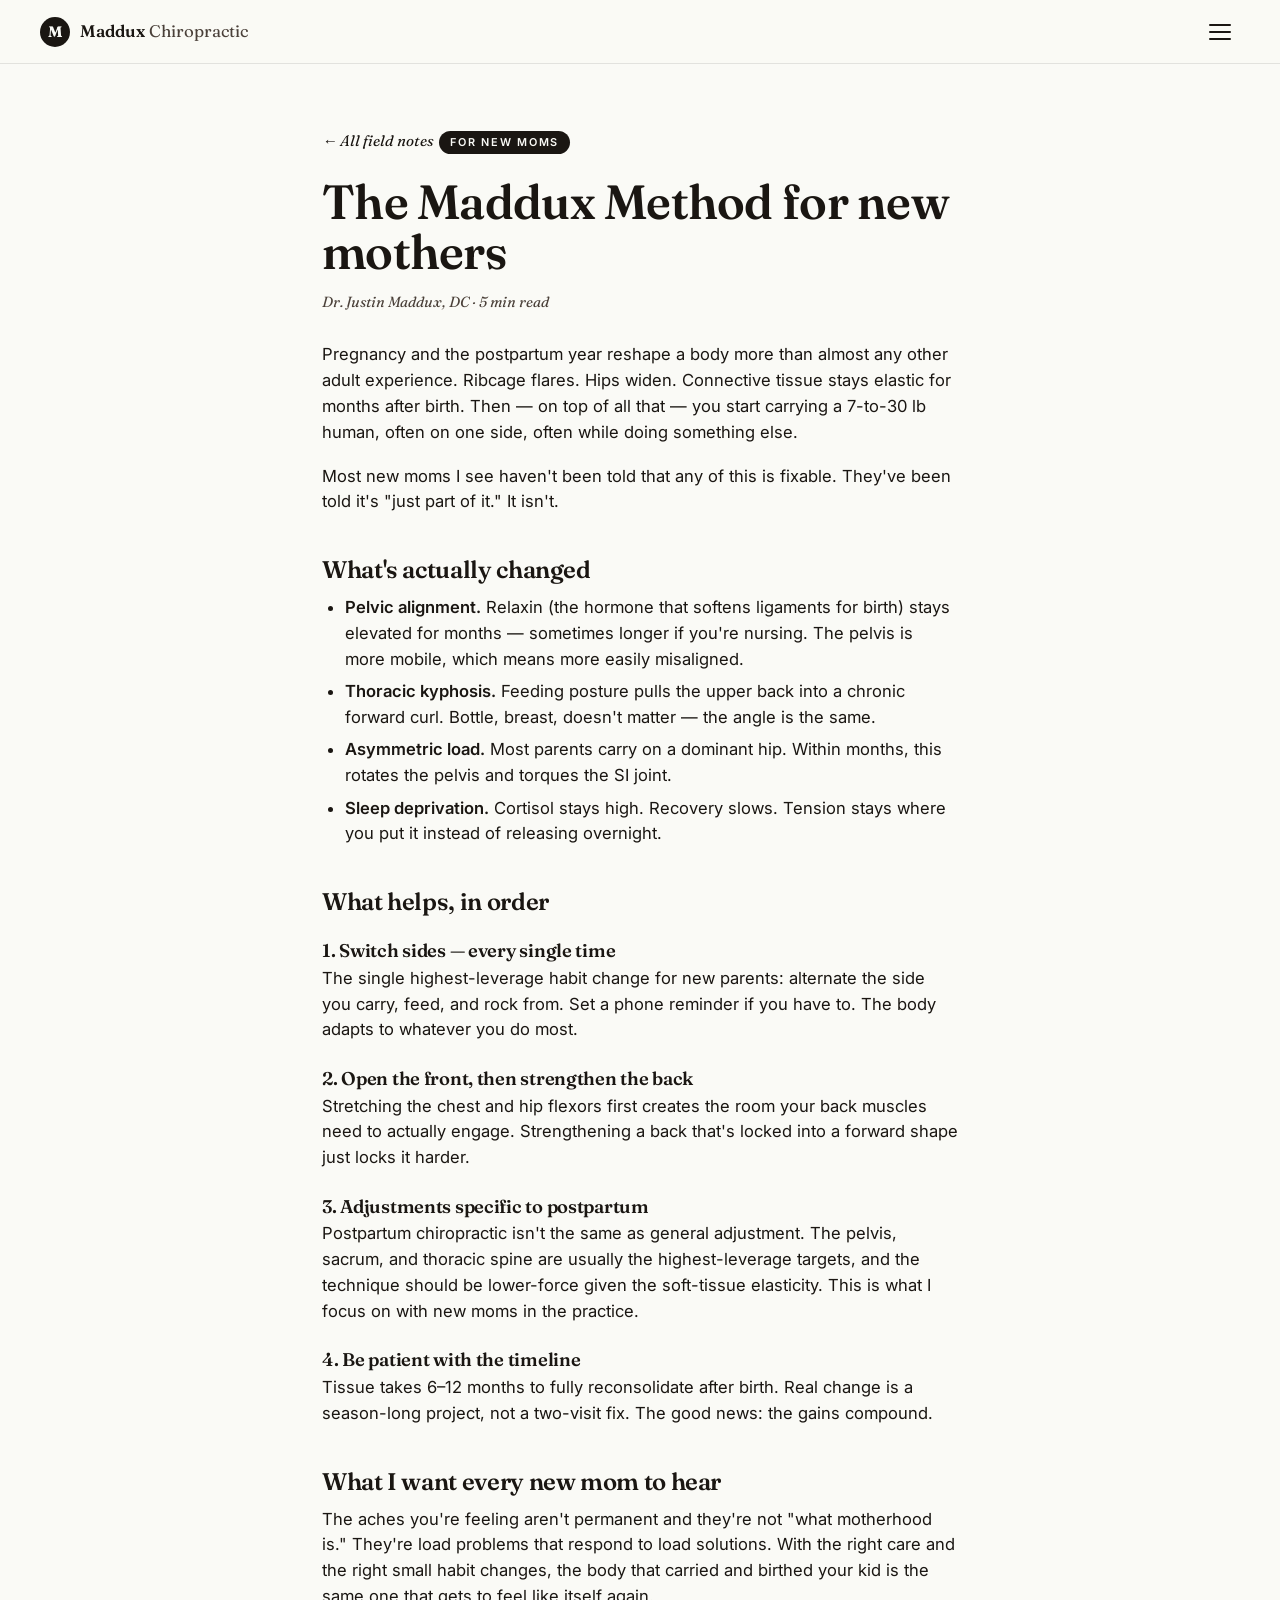
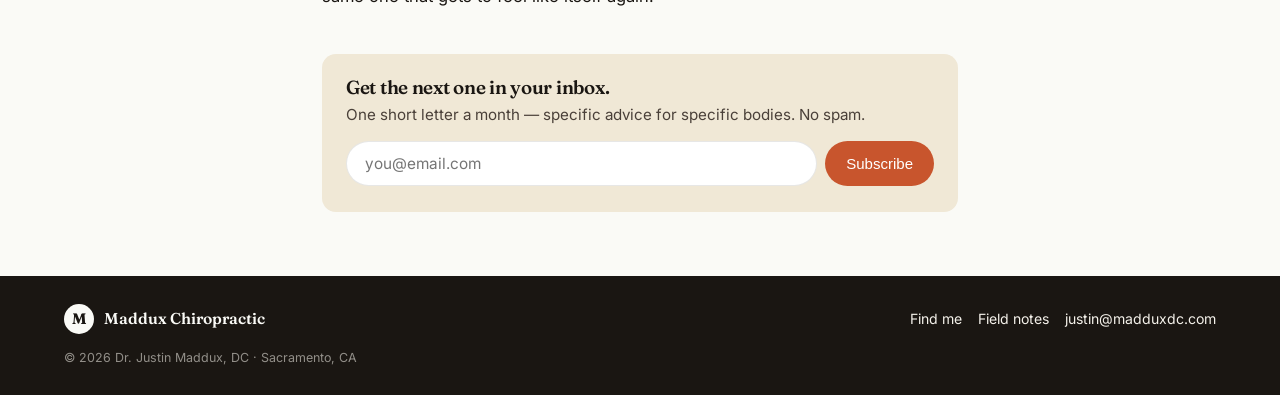
<file: blog/maddux-method-new-mothers/index.html>
<!doctype html>
<html lang="en">
<head>
  <meta charset="utf-8" />
  <meta name="viewport" content="width=device-width,initial-scale=1" />
  <title>The Maddux Method for new mothers — Maddux Chiropractic</title>
  <meta name="description" content="Carrying, feeding, and broken sleep rearrange a new mom's spine. Sacramento chiropractic for postpartum recovery." />
  <link rel="icon" href="/favicon.svg" type="image/svg+xml" />
  <link rel="canonical" href="https://madduxdc.com/blog/maddux-method-new-mothers/" />
  <link href="https://fonts.googleapis.com/css2?family=Fraunces:opsz,wght@9..144,500;9..144,600;9..144,700&family=Inter:wght@400;500&display=swap" rel="stylesheet" />
  <link rel="stylesheet" href="/styles.css" />
  <meta property="og:title" content="The Maddux Method for new mothers" />
  <meta property="og:description" content="What carrying, feeding, and not sleeping does to your spine — and how we put it back." />
  <meta property="og:type" content="article" />
  <meta property="og:url" content="https://madduxdc.com/blog/maddux-method-new-mothers/" />
</head>
<body>

<header class="nav">
  <a class="brand" href="/"><span class="brand-mark" aria-hidden="true">M</span><span>Maddux <span class="brand-sub">Chiropractic</span></span></a>
  <button class="nav-toggle" aria-label="Open menu" aria-expanded="false" aria-controls="navOverlay">
    <span></span><span></span><span></span>
  </button>
</header>

<div class="nav-overlay" id="navOverlay" aria-hidden="true">
  <div class="nav-overlay-inner">
    <p class="nav-overlay-eyebrow">Maddux Chiropractic</p>
    <nav aria-label="Primary">
      <a href="/#find">Find me</a>
      <a href="/#method">Method</a>
      <a href="/#about">About</a>
      <a href="/blog/">Field notes</a>
      <a href="/#newsletter">Newsletter</a>
    </nav>
    <div class="nav-overlay-foot">
      <a href="mailto:justin@madduxdc.com">justin@madduxdc.com</a>
      <a href="mailto:contact@madduxdc.com">contact@madduxdc.com</a>
    </div>
  </div>
</div>

<main class="post-wrap">
  <a href="/blog/" class="post-back">← All field notes</a>
  <span class="post-tag">For new moms</span>
  <h1 class="post-title">The Maddux Method for new mothers</h1>
  <p class="post-meta">Dr. Justin Maddux, DC · 5 min read</p>

  <div class="post-body">
    <p>Pregnancy and the postpartum year reshape a body more than almost any other adult experience. Ribcage flares. Hips widen. Connective tissue stays elastic for months after birth. Then — on top of all that — you start carrying a 7-to-30 lb human, often on one side, often while doing something else.</p>
    <p>Most new moms I see haven't been told that any of this is fixable. They've been told it's "just part of it." It isn't.</p>

    <h2>What's actually changed</h2>
    <ul>
      <li><strong>Pelvic alignment.</strong> Relaxin (the hormone that softens ligaments for birth) stays elevated for months — sometimes longer if you're nursing. The pelvis is more mobile, which means more easily misaligned.</li>
      <li><strong>Thoracic kyphosis.</strong> Feeding posture pulls the upper back into a chronic forward curl. Bottle, breast, doesn't matter — the angle is the same.</li>
      <li><strong>Asymmetric load.</strong> Most parents carry on a dominant hip. Within months, this rotates the pelvis and torques the SI joint.</li>
      <li><strong>Sleep deprivation.</strong> Cortisol stays high. Recovery slows. Tension stays where you put it instead of releasing overnight.</li>
    </ul>

    <h2>What helps, in order</h2>
    <h3>1. Switch sides — every single time</h3>
    <p>The single highest-leverage habit change for new parents: alternate the side you carry, feed, and rock from. Set a phone reminder if you have to. The body adapts to whatever you do most.</p>

    <h3>2. Open the front, then strengthen the back</h3>
    <p>Stretching the chest and hip flexors first creates the room your back muscles need to actually engage. Strengthening a back that's locked into a forward shape just locks it harder.</p>

    <h3>3. Adjustments specific to postpartum</h3>
    <p>Postpartum chiropractic isn't the same as general adjustment. The pelvis, sacrum, and thoracic spine are usually the highest-leverage targets, and the technique should be lower-force given the soft-tissue elasticity. This is what I focus on with new moms in the practice.</p>

    <h3>4. Be patient with the timeline</h3>
    <p>Tissue takes 6–12 months to fully reconsolidate after birth. Real change is a season-long project, not a two-visit fix. The good news: the gains compound.</p>

    <h2>What I want every new mom to hear</h2>
    <p>The aches you're feeling aren't permanent and they're not "what motherhood is." They're load problems that respond to load solutions. With the right care and the right small habit changes, the body that carried and birthed your kid is the same one that gets to feel like itself again.</p>
  </div>

  <div class="post-cta">
    <h3>Get the next one in your inbox.</h3>
    <p>One short letter a month — specific advice for specific bodies. No spam.</p>
    <form class="post-cta-form" name="newsletter" method="POST" data-netlify="true" netlify-honeypot="bot-field" action="/thanks.html">
      <input type="hidden" name="form-name" value="newsletter" />
      <p class="hp-field"><label>Don't fill this out: <input name="bot-field" /></label></p>
      <input type="email" name="email" required placeholder="you@email.com" aria-label="Email address" />
      <button class="btn btn-primary" type="submit">Subscribe</button>
    </form>
  </div>
</main>

<footer class="footer">
  <div class="footer-inner">
    <div class="footer-brand"><span class="brand-mark" aria-hidden="true">M</span><span>Maddux Chiropractic</span></div>
    <div class="footer-links">
      <a href="/#find">Find me</a><a href="/blog/">Field notes</a>
      <a href="mailto:justin@madduxdc.com">justin@madduxdc.com</a>
    </div>
    <p class="footer-fine">© <span id="yr"></span> Dr. Justin Maddux, DC · Sacramento, CA</p>
  </div>
</footer>
<script>
document.getElementById('yr').textContent = new Date().getFullYear();
(function () {
  var toggle = document.querySelector('.nav-toggle');
  var overlay = document.getElementById('navOverlay');
  function setOpen(o) {
    overlay.classList.toggle('open', o);
    toggle.classList.toggle('open', o);
    toggle.setAttribute('aria-expanded', o);
    overlay.setAttribute('aria-hidden', !o);
    document.body.style.overflow = o ? 'hidden' : '';
  }
  toggle.addEventListener('click', function () { setOpen(!overlay.classList.contains('open')); });
  overlay.querySelectorAll('a').forEach(function (a) { a.addEventListener('click', function () { setOpen(false); }); });
  document.addEventListener('keydown', function (e) { if (e.key === 'Escape') setOpen(false); });
})();
</script>

</body>
</html>
</file>
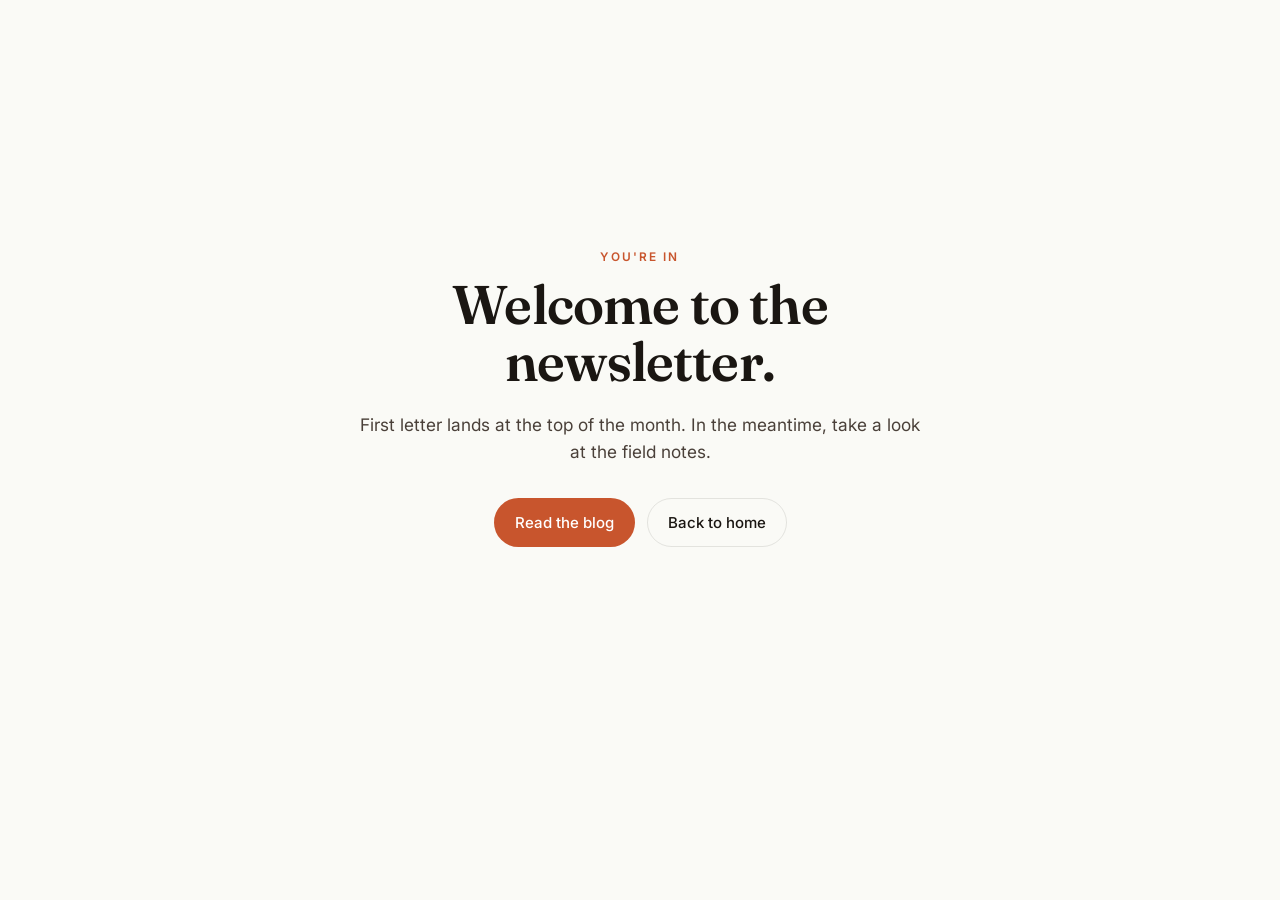
<file: thanks.html>
<!doctype html>
<html lang="en">
<head>
  <meta charset="utf-8" />
  <meta name="viewport" content="width=device-width,initial-scale=1" />
  <title>You're in — Maddux Chiropractic</title>
  <link rel="icon" href="/favicon.svg" type="image/svg+xml" />
  <link href="https://fonts.googleapis.com/css2?family=Fraunces:opsz,wght@9..144,500;9..144,700&family=Inter:wght@400;500&display=swap" rel="stylesheet" />
  <link rel="stylesheet" href="/styles.css" />
</head>
<body>
  <main style="min-height:90vh;display:grid;place-items:center;padding:60px 24px;text-align:center;">
    <div style="max-width:560px;">
      <p class="eyebrow">You're in</p>
      <h1 style="font-size:clamp(2rem,5vw,3.4rem);">Welcome to the newsletter.</h1>
      <p class="lede" style="margin-inline:auto;">First letter lands at the top of the month. In the meantime, take a look at the field notes.</p>
      <p style="margin-top:32px;display:flex;gap:12px;justify-content:center;flex-wrap:wrap;">
        <a href="/blog/" class="btn btn-primary">Read the blog</a>
        <a href="/" class="btn btn-ghost">Back to home</a>
      </p>
    </div>
  </main>
</body>
</html>
</file>
<file: styles.css>
:root {
  /* ---- palette: bone + sand + cocoa + terracotta + cobalt ---- */
  --bone:     #fafaf6;
  --bone-2:   #f4f1ea;
  --sand:     #f0e8d6;
  --sand-2:   #e8dec5;
  --ink:      #1a1612;
  --ink-2:    #4a4039;
  --ink-3:    #7a6d62;
  --terra:    #c8552d;
  --terra-2:  #a8431f;
  --cobalt:   #1e3fc7;
  --cocoa:    #2a1f17;
  --cocoa-2:  #3a2c20;
  --brass:    #d6b88a;
  --line:     rgba(26, 22, 18, 0.10);
  --line-2:   rgba(26, 22, 18, 0.05);
  --shadow:   0 8px 28px rgba(26, 22, 18, 0.06);
  --shadow-lg:0 24px 60px rgba(26, 22, 18, 0.14);
  --r-sm: 8px;
  --r-md: 14px;
  --r-lg: 22px;
  --nav-h: 64px;
}

* { box-sizing: border-box; }
html { scroll-behavior: smooth; }
body {
  margin: 0;
  background: var(--bone);
  color: var(--ink);
  font-family: 'Inter', system-ui, -apple-system, sans-serif;
  font-size: 16.5px;
  line-height: 1.55;
  -webkit-font-smoothing: antialiased;
}

h1, h2, h3, h4 {
  font-family: 'Fraunces', Georgia, serif;
  font-weight: 600;
  letter-spacing: -0.015em;
  line-height: 1.04;
  margin: 0 0 0.4em;
  color: var(--ink);
}
h1 { font-size: clamp(2rem, 7.5vw, 4.4rem); }
h1 em, h2 em { font-style: italic; color: var(--terra); font-weight: 500; }
h2 { font-size: clamp(1.7rem, 3.6vw, 2.7rem); }
h3 { font-size: 1.18rem; margin-bottom: 0.35em; }
h3 em { font-style: italic; color: var(--terra); font-weight: 400; }
h4 { font-size: 1rem; }

p { margin: 0 0 0.9em; }
a { color: var(--ink); text-decoration: none; transition: color .18s ease; }
a:hover { color: var(--terra); }

.eyebrow {
  font-family: 'Inter', sans-serif;
  text-transform: uppercase;
  letter-spacing: 0.18em;
  font-size: 0.74rem;
  font-weight: 600;
  color: var(--terra);
  margin-bottom: 0.9em;
}
.eyebrow-light { color: var(--brass); }
.lede {
  font-size: 1.08rem;
  color: var(--ink-2);
  max-width: 56ch;
  margin: 0 0 0.4em;
}
.lede-light { color: var(--bone-2); }

/* ---------- nav ---------- */
.nav {
  position: sticky;
  top: 0;
  z-index: 50;
  display: flex;
  justify-content: space-between;
  align-items: center;
  height: var(--nav-h);
  padding: 0 clamp(18px, 4vw, 40px);
  background: rgba(250, 250, 246, 0.9);
  backdrop-filter: saturate(180%) blur(14px);
  border-bottom: 1px solid var(--line);
}
.brand {
  display: inline-flex;
  align-items: center;
  gap: 10px;
  font-family: 'Fraunces', serif;
  font-weight: 600;
  font-size: 1.05rem;
  color: var(--ink);
}
.brand-mark {
  display: inline-grid;
  place-items: center;
  width: 30px; height: 30px;
  border-radius: 50%;
  background: var(--ink);
  color: var(--bone);
  font-weight: 700;
  font-size: 0.95rem;
  font-family: 'Fraunces', serif;
}
.brand-sub { color: var(--ink-2); font-weight: 400; }

/* hamburger button */
.nav-toggle {
  width: 40px;
  height: 36px;
  border: none;
  background: transparent;
  cursor: pointer;
  display: inline-flex;
  flex-direction: column;
  justify-content: center;
  align-items: center;
  gap: 5px;
  padding: 0;
}
.nav-toggle span {
  display: block;
  width: 22px;
  height: 2px;
  background: var(--ink);
  border-radius: 2px;
  transition: transform .25s ease, opacity .15s ease;
  transform-origin: center;
}
.nav-toggle.open span:nth-child(1) { transform: translateY(7px) rotate(45deg); }
.nav-toggle.open span:nth-child(2) { opacity: 0; }
.nav-toggle.open span:nth-child(3) { transform: translateY(-7px) rotate(-45deg); }

/* nav overlay */
.nav-overlay {
  position: fixed;
  inset: 0;
  background: var(--cocoa);
  color: var(--bone);
  z-index: 40;
  display: flex;
  flex-direction: column;
  justify-content: center;
  padding: 80px clamp(20px, 6vw, 80px) 40px;
  opacity: 0;
  pointer-events: none;
  transition: opacity .25s ease;
}
.nav-overlay.open { opacity: 1; pointer-events: auto; }
.nav-overlay-inner { max-width: 720px; margin: 0 auto; width: 100%; }
.nav-overlay-eyebrow {
  font-family: 'Inter', sans-serif;
  text-transform: uppercase;
  letter-spacing: 0.22em;
  font-size: 0.72rem;
  font-weight: 600;
  color: var(--brass);
  margin: 0 0 32px;
}
.nav-overlay nav {
  display: flex;
  flex-direction: column;
  gap: 8px;
}
.nav-overlay nav a {
  font-family: 'Fraunces', serif;
  font-weight: 500;
  font-size: clamp(2rem, 6vw, 3.4rem);
  color: var(--bone);
  letter-spacing: -0.015em;
  line-height: 1.1;
  transition: color .15s ease, transform .2s ease;
}
.nav-overlay nav a:hover { color: var(--terra); transform: translateX(8px); }
.nav-overlay-foot {
  margin-top: 48px;
  padding-top: 24px;
  border-top: 1px solid rgba(214, 184, 138, 0.2);
  display: flex;
  flex-direction: column;
  gap: 8px;
}
.nav-overlay-foot a {
  font-size: 0.95rem;
  color: var(--brass);
}
.nav-overlay-foot a:hover { color: var(--terra); }

/* ---------- buttons ---------- */
.btn {
  display: inline-flex;
  align-items: center;
  justify-content: center;
  gap: 6px;
  padding: 12px 20px;
  border-radius: 999px;
  font-weight: 500;
  font-size: 0.94rem;
  border: 1px solid transparent;
  cursor: pointer;
  transition: transform .15s ease, background .18s ease, color .18s ease, border-color .18s ease;
  text-decoration: none;
}
.btn:hover { transform: translateY(-1px); }
.btn-primary { background: var(--terra); color: #fff; }
.btn-primary:hover { background: var(--terra-2); color: #fff; }
.btn-ghost { background: transparent; color: var(--ink); border-color: var(--line); }
.btn-ghost:hover { border-color: var(--ink); color: var(--ink); }
.btn-lg { padding: 14px 26px; font-size: 1rem; }
.btn-sm { padding: 9px 16px; font-size: 0.86rem; }

/* ---------- sections ---------- */
section {
  padding: clamp(48px, 5vw, 88px) clamp(20px, 5vw, 64px);
  max-width: 1200px;
  margin: 0 auto;
}
.section-head { max-width: 660px; margin-bottom: 32px; }
.section-head .lede { margin-top: 12px; }
.section-head-light h2, .section-head-light .lede { color: var(--bone); }

/* ---------- hero ---------- */
.hero {
  max-width: 920px;
  padding-top: clamp(60px, 8vw, 120px);
  padding-bottom: clamp(40px, 5vw, 72px);
  text-align: left;
}
.hero h1 { margin-bottom: 24px; }
.hero .lede { font-size: clamp(1.1rem, 1.6vw, 1.3rem); max-width: 60ch; margin-bottom: 32px; }
.cta-row {
  display: flex;
  flex-wrap: wrap;
  gap: 10px;
}
.trust-row {
  display: flex;
  flex-wrap: wrap;
  gap: 0;
  list-style: none;
  padding: 0;
  margin: 36px 0 0;
  color: var(--ink-2);
  font-size: 0.92rem;
  border-top: 1px solid var(--line);
  padding-top: 18px;
}
.trust-row li {
  position: relative;
  padding: 0 18px;
  border-right: 1px solid var(--line);
}
.trust-row li:first-child { padding-left: 0; }
.trust-row li:last-child { border-right: 0; }
.trust-row strong { color: var(--ink); font-weight: 600; }
@media (max-width: 600px) {
  .trust-row { flex-direction: column; gap: 6px; align-items: flex-start; }
  .trust-row li { padding: 0; border: 0; }
}

/* ---------- find me (schedule + locations) ---------- */
.find { padding-top: clamp(28px, 3vw, 48px); }

.week-strip {
  display: grid;
  grid-template-columns: repeat(7, 1fr);
  gap: 6px;
  margin-bottom: 48px;
}
@media (max-width: 760px) { .week-strip { grid-template-columns: repeat(7, 1fr); gap: 4px; } }
@media (max-width: 480px) { .week-strip { grid-template-columns: repeat(2, 1fr); gap: 6px; } }

.day {
  display: flex;
  flex-direction: column;
  gap: 2px;
  padding: 16px 10px 14px;
  border-radius: var(--r-md);
  background: #fff;
  border: 1px solid var(--line);
  text-decoration: none;
  color: var(--ink);
  transition: transform .15s ease, box-shadow .18s ease, border-color .18s ease;
  position: relative;
  text-align: left;
}
.day:hover {
  transform: translateY(-2px);
  box-shadow: var(--shadow);
  color: var(--ink);
  border-color: var(--ink);
}
.day-label {
  font-family: 'Inter', sans-serif;
  font-weight: 600;
  font-size: 0.7rem;
  text-transform: uppercase;
  letter-spacing: 0.16em;
  color: var(--ink-3);
}
.day-clinic {
  font-family: 'Fraunces', serif;
  font-weight: 600;
  font-size: 0.98rem;
  color: var(--ink);
  margin-top: 4px;
  line-height: 1.15;
}
.day-hours { color: var(--terra); font-weight: 500; font-size: 0.82rem; margin-top: 2px; }
.day-alt { background: var(--sand); border-color: transparent; }
.day-off {
  background: transparent;
  border-style: dashed;
  cursor: default;
}
.day-off .day-clinic { color: var(--ink-3); font-weight: 500; }
.day-off .day-hours { color: var(--ink-3); }
.day-today {
  border-color: var(--cobalt);
  background: #fff;
  box-shadow: 0 0 0 3px rgba(30, 63, 199, 0.12);
}
.day-today::before {
  content: "Today";
  position: absolute;
  top: -9px; left: 10px;
  background: var(--cobalt);
  color: #fff;
  padding: 2px 9px;
  border-radius: 999px;
  font-size: 0.62rem;
  letter-spacing: 0.14em;
  text-transform: uppercase;
  font-weight: 600;
}

.find-sub {
  font-family: 'Fraunces', serif;
  font-size: 1.4rem;
  font-weight: 600;
  margin: 8px 0 18px;
  color: var(--ink);
}

.loc-row {
  display: grid;
  grid-template-columns: repeat(3, 1fr);
  gap: 12px;
}
@media (max-width: 880px) { .loc-row { grid-template-columns: 1fr; } }

.loc-mini {
  background: #fff;
  border: 1px solid var(--line);
  border-radius: var(--r-md);
  padding: 20px 20px 22px;
  display: flex;
  flex-direction: column;
  gap: 4px;
  transition: transform .18s ease, box-shadow .18s ease;
}
.loc-mini:hover { transform: translateY(-2px); box-shadow: var(--shadow); }
.loc-tag {
  display: inline-block;
  align-self: flex-start;
  background: var(--sand);
  color: var(--ink-2);
  font-size: 0.68rem;
  letter-spacing: 0.14em;
  text-transform: uppercase;
  font-weight: 600;
  padding: 4px 10px;
  border-radius: 999px;
  margin-bottom: 8px;
}
.loc-mini h3 { font-size: 1.1rem; line-height: 1.15; margin-bottom: 6px; }
.loc-mini h3 em { font-weight: 400; font-size: 0.95rem; color: var(--ink-3); display: block; margin-top: 2px; }
.loc-meta { color: var(--ink-2); font-size: 0.88rem; margin: 0 0 2px; }
.loc-meta a { color: var(--ink-2); }
.loc-meta a:hover { color: var(--terra); }
.loc-hours { color: var(--terra); font-weight: 500; font-size: 0.88rem; margin: 8px 0 14px; }
.loc-mini .btn { align-self: flex-start; margin-top: auto; }

/* ---------- methodology ---------- */
.method-grid {
  display: grid;
  grid-template-columns: repeat(auto-fit, minmax(240px, 1fr));
  gap: 12px;
}
.method-card {
  background: #fff;
  border: 1px solid var(--line);
  border-radius: var(--r-md);
  padding: 22px 22px 22px;
  position: relative;
  transition: transform .18s ease, box-shadow .18s ease, border-color .18s ease;
}
.method-card:hover {
  transform: translateY(-3px);
  box-shadow: var(--shadow);
  border-color: var(--terra);
}
.method-num {
  font-family: 'Fraunces', serif;
  font-style: italic;
  font-weight: 500;
  color: var(--terra);
  font-size: 1.2rem;
  display: block;
  margin-bottom: 8px;
}
.method-card h3 { font-size: 1.08rem; }
.method-card p { color: var(--ink-2); font-size: 0.92rem; margin: 0; }

/* ---------- about ---------- */
.about {
  display: grid;
  grid-template-columns: 0.9fr 1.3fr;
  gap: clamp(24px, 4vw, 64px);
  align-items: center;
}
@media (max-width: 760px) { .about { grid-template-columns: 1fr; } }
.about-photo { display: grid; place-items: center; }
.photo-frame {
  width: 100%;
  max-width: 360px;
  aspect-ratio: 4/5;
  background: linear-gradient(155deg, var(--cocoa), var(--cocoa-2));
  border-radius: var(--r-lg);
  display: flex;
  flex-direction: column;
  justify-content: center;
  align-items: center;
  gap: 12px;
  box-shadow: var(--shadow-lg);
  position: relative;
}
.photo-frame::after {
  content: "";
  position: absolute; inset: -10px;
  border: 1px solid var(--brass);
  border-radius: calc(var(--r-lg) + 6px);
  z-index: -1; opacity: 0.4;
}
.photo-monogram {
  font-family: 'Fraunces', serif;
  font-weight: 500;
  font-size: clamp(3.5rem, 8vw, 5.5rem);
  letter-spacing: -0.04em;
  color: var(--brass);
  line-height: 1;
}
.photo-caption {
  font-family: 'Fraunces', serif;
  font-style: italic;
  font-size: 0.85rem;
  letter-spacing: 0.04em;
  color: var(--bone-2);
}

/* ---------- blog ---------- */
.blog-grid {
  display: grid;
  grid-template-columns: repeat(auto-fit, minmax(260px, 1fr));
  gap: 12px;
}
.blog-tile {
  display: flex;
  flex-direction: column;
  gap: 8px;
  background: #fff;
  border: 1px solid var(--line);
  border-radius: var(--r-md);
  padding: 22px 22px 20px;
  color: var(--ink);
  transition: transform .18s ease, box-shadow .18s ease, border-color .18s ease;
}
.blog-tile:hover {
  transform: translateY(-3px);
  box-shadow: var(--shadow);
  border-color: var(--ink);
  color: var(--ink);
}
.blog-tag {
  display: inline-block;
  align-self: flex-start;
  background: var(--ink);
  color: var(--bone);
  font-size: 0.66rem;
  letter-spacing: 0.16em;
  text-transform: uppercase;
  font-weight: 600;
  padding: 3px 9px;
  border-radius: 999px;
  margin-bottom: 6px;
}
.blog-tile h3 { font-size: 1.05rem; margin-bottom: 4px; }
.blog-tile p { color: var(--ink-2); font-size: 0.9rem; margin: 0; flex: 1; }
.blog-link {
  font-family: 'Fraunces', serif;
  font-style: italic;
  color: var(--terra);
  margin-top: 8px;
  font-size: 0.95rem;
}
.blog-more { text-align: center; margin-top: 28px; }
.blog-more a {
  font-family: 'Fraunces', serif;
  font-style: italic;
  font-size: 1rem;
  color: var(--ink);
}
.blog-more a:hover { color: var(--terra); }

/* ---------- newsletter ---------- */
.newsletter {
  background: var(--cocoa);
  color: var(--bone);
  max-width: none;
  margin: 0;
  padding: clamp(48px, 5vw, 80px) 0;
}
.newsletter-inner {
  max-width: 720px;
  margin: 0 auto;
  padding: 0 clamp(20px, 5vw, 64px);
}
.newsletter h2 { color: var(--bone); }
.news-form {
  background: rgba(255,255,255,0.04);
  border: 1px solid rgba(214, 184, 138, 0.2);
  border-radius: var(--r-md);
  padding: clamp(18px, 3vw, 28px);
}
.news-row {
  display: grid;
  grid-template-columns: 1fr auto;
  gap: 10px;
}
@media (max-width: 560px) { .news-row { grid-template-columns: 1fr; } }
.news-row input {
  padding: 13px 18px;
  border-radius: 999px;
  border: 1px solid rgba(214, 184, 138, 0.3);
  background: rgba(0,0,0,0.25);
  color: var(--bone);
  font-family: inherit;
  font-size: 0.98rem;
}
.news-row input::placeholder { color: rgba(250, 250, 246, 0.45); }
.news-row input:focus {
  outline: none;
  border-color: var(--brass);
  background: rgba(0,0,0,0.4);
}
.news-form .btn-primary { background: var(--terra); color: #fff; }
.news-form .btn-primary:hover { background: var(--terra-2); }
.form-note { color: var(--bone-2); font-size: 0.88rem; margin: 14px 0 0; }
.form-note a { color: var(--brass); }
.form-note a:hover { color: var(--terra); }
.hp-field { position: absolute; left: -9999px; }

/* ---------- footer ---------- */
.footer {
  background: var(--ink);
  color: var(--bone-2);
  padding: 28px clamp(20px, 5vw, 64px);
}
.footer-inner {
  max-width: 1200px;
  margin: 0 auto;
  display: flex;
  flex-wrap: wrap;
  gap: 14px;
  justify-content: space-between;
  align-items: center;
}
.footer-brand {
  display: inline-flex;
  align-items: center;
  gap: 10px;
  font-family: 'Fraunces', serif;
  font-weight: 600;
  color: var(--bone);
  font-size: 0.98rem;
}
.footer .brand-mark { background: var(--bone); color: var(--ink); }
.footer-links { display: flex; gap: 16px; flex-wrap: wrap; }
.footer-links a { color: var(--bone-2); font-size: 0.88rem; }
.footer-links a:hover { color: var(--terra); }
.footer-fine { margin: 0; font-size: 0.78rem; width: 100%; opacity: 0.55; }

/* ---------- blog post pages ---------- */
.post-wrap {
  max-width: 700px;
  margin: 0 auto;
  padding: clamp(40px, 5vw, 72px) clamp(20px, 5vw, 32px);
}
.post-tag {
  display: inline-block;
  background: var(--ink);
  color: var(--bone);
  font-size: 0.68rem;
  letter-spacing: 0.16em;
  text-transform: uppercase;
  font-weight: 600;
  padding: 3px 11px;
  border-radius: 999px;
  margin-bottom: 16px;
}
.post-title {
  font-size: clamp(1.8rem, 4.6vw, 3rem);
  line-height: 1.05;
  margin-bottom: 14px;
}
.post-meta {
  font-family: 'Fraunces', serif;
  font-style: italic;
  color: var(--ink-2);
  font-size: 0.92rem;
  margin-bottom: 28px;
}
.post-body { font-size: 1.04rem; color: var(--ink); }
.post-body p { margin: 0 0 1.1em; }
.post-body h2 { font-size: 1.5rem; margin: 1.8em 0 0.5em; }
.post-body h3 { font-size: 1.15rem; margin: 1.4em 0 0.3em; }
.post-body ul, .post-body ol { padding-left: 1.4em; margin: 0 0 1.1em; }
.post-body li { margin-bottom: 0.4em; }
.post-body strong { color: var(--ink); font-weight: 600; }
.post-body em { color: var(--terra); }
.post-back {
  display: inline-block;
  margin-bottom: 24px;
  font-family: 'Fraunces', serif;
  font-style: italic;
  color: var(--ink);
  font-size: 0.95rem;
}
.post-back:hover { color: var(--terra); }
.post-cta {
  margin-top: 44px;
  background: var(--sand);
  border-radius: var(--r-md);
  padding: 24px 24px 26px;
}
.post-cta h3 { margin-bottom: 6px; color: var(--ink); }
.post-cta p { color: var(--ink-2); margin-bottom: 14px; font-size: 0.95rem; }
.post-cta-form {
  display: grid;
  grid-template-columns: 1fr auto;
  gap: 8px;
}
@media (max-width: 520px) { .post-cta-form { grid-template-columns: 1fr; } }
.post-cta-form input {
  padding: 12px 18px;
  border-radius: 999px;
  border: 1px solid var(--line);
  background: #fff;
  font-family: inherit;
  font-size: 0.96rem;
}

/* ---------- blog index ---------- */
.blog-index {
  max-width: 880px;
  margin: 0 auto;
  padding: clamp(40px, 5vw, 72px) clamp(20px, 5vw, 32px);
}
.blog-index-list { display: grid; gap: 12px; margin-top: 28px; }

@media (prefers-reduced-motion: reduce) {
  * { transition: none !important; animation: none !important; scroll-behavior: auto; }
}
</file>
